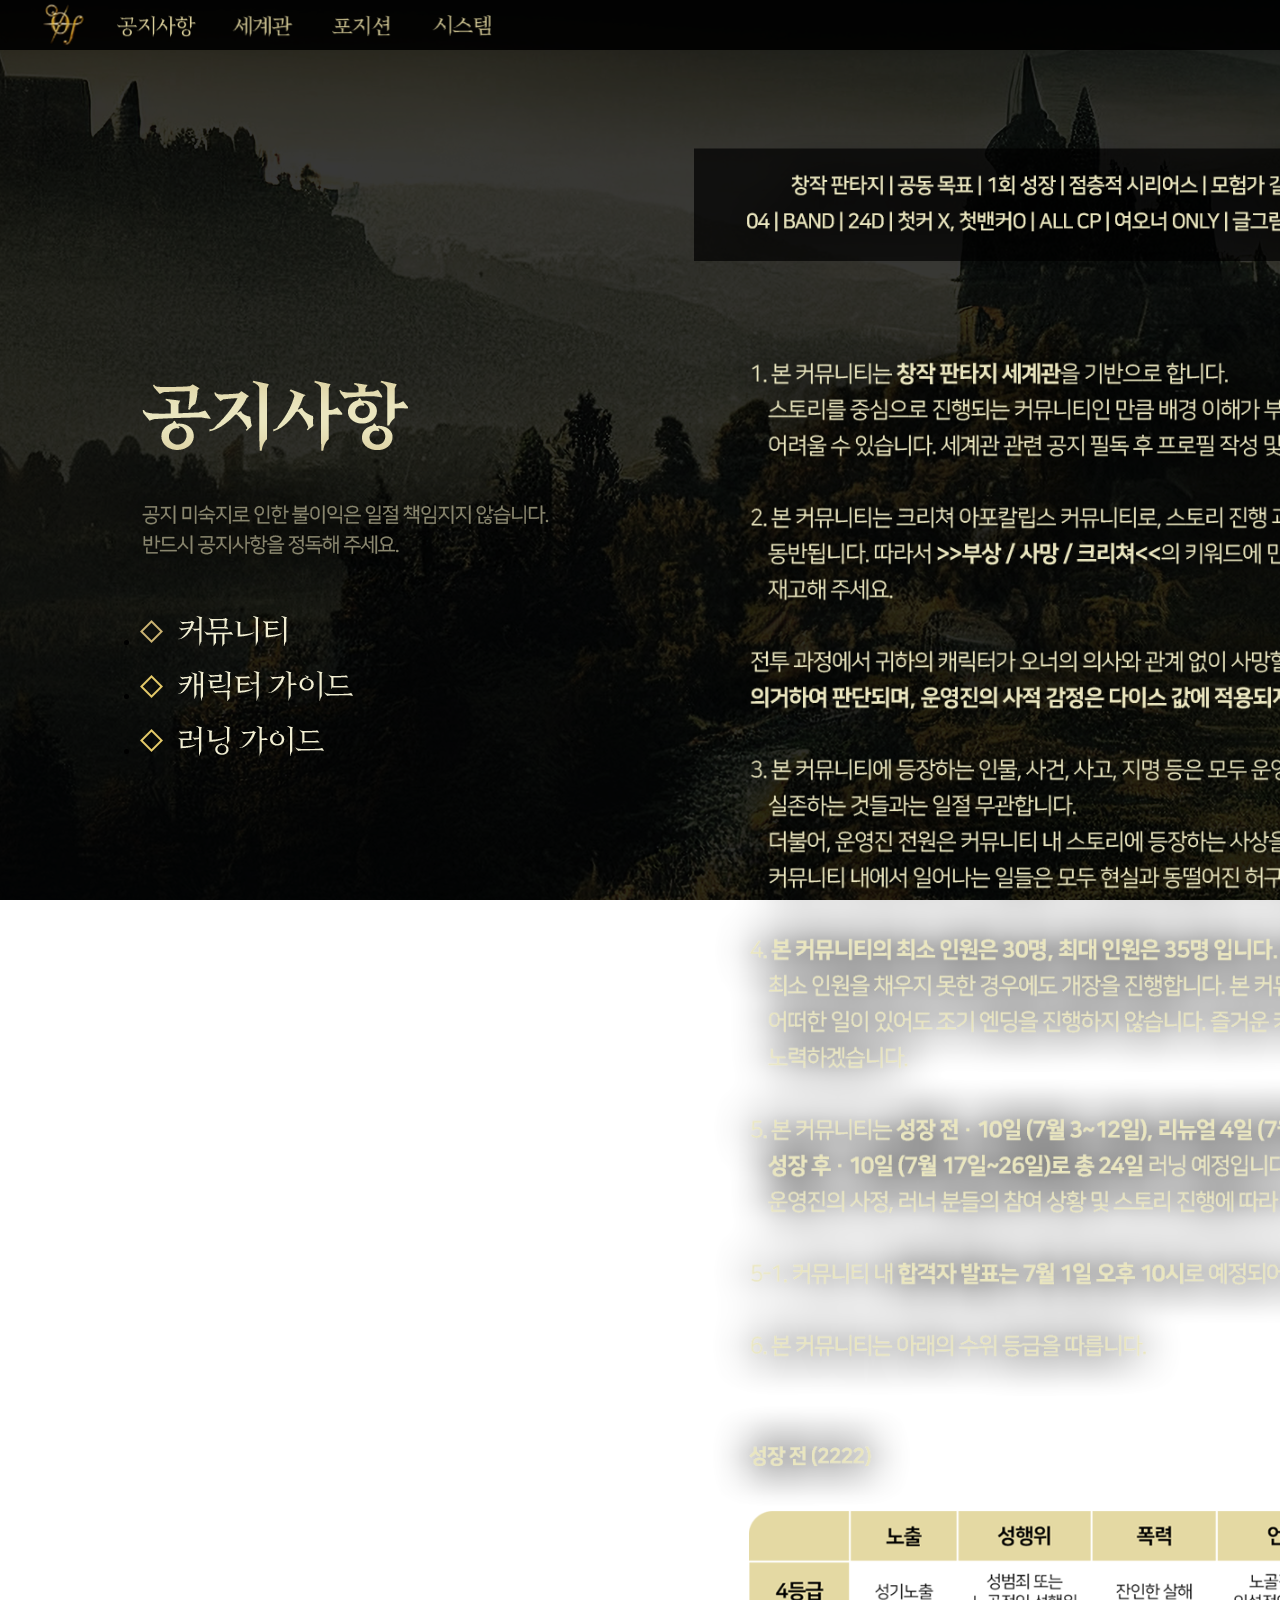
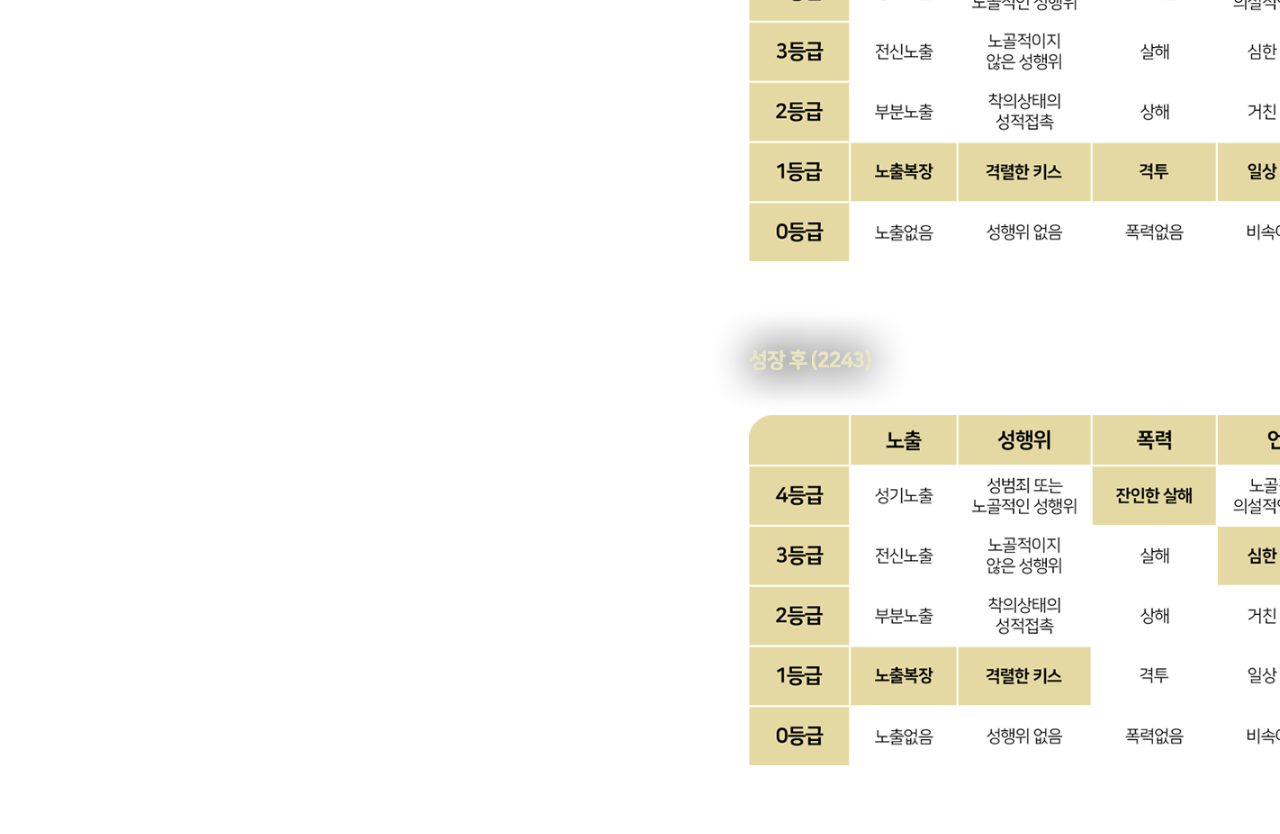
<file: notice.html>
<!DOCTYPE html>
<html lang="ko">

<head>
    <meta charset="UTF-8">
    <meta http-equiv="X-UA-Compatible" content="IE=edge">
    <meta name="viewport" content="width=device-width, initial-scale=1.0">
    <link rel="stylesheet" href="notice.css">

    <title>공지사항</title>
</head>

<body>


    <!--상단-->
    <div class="nav">
        <div class="menu_text">
            <div class="notice"><a href="notice.html"><img src="notice.png"></a></div>
            <div class="world"><a href="world.html"><img src="world_top.png"></a></div>
            <div class="position"><a href="position.html"><img src="story_top.png"></a></div>
            <div class="system"><a href="system.html"><img src="system_top.png"></a></div>
        </div>

    </div>

    <!--상단sns-->

    <div class="sns_top">
        <div class="eng_logo"><a href="index.html"><img src="eng_logo.png"></a></div>
        <div class="twitter_top">
            <a href="https://twitter.com/origin_2023"><img src="twitter_top.png"></a>
        </div>
        <div class="band_top">
            <a href="https://band.us/band/90907714"><img src="band_top.png"></a>
        </div>
    </div>

    <!--섹션-->

    <div class="section">

        <div class="notice_title"><img src="notice_title.png"></div>
        <!--공지사항 3종-->
        <div class="container">
            <div class="notice_text" id="notice_text_01"><img src="notice_text.png"></div>
            <div class="notice_text_02" id="notice_text_02"><img src="notice_text_02.png"></div>
            <div class="notice_text_03" id="notice_text_03"><img src="notice_text_03.png"></div>
        </div>

        <!--누르면 이미지 교체-->

        <div class="left_menu">
            <ul>
                <li class="first" onclick="first()"><img src="notice_btn_01.png"></li>
                <li class="character" onclick="character()"><img src="notice_btn_02.png"></li>
                <li class="running" onclick="running()"><img src="notice_btn_03.png"></li>
            </ul>
        </div>
    </div>


    <script>

        //전체 공지사항
        function first() {
            document.getElementById('notice_text_01').style.display = 'block';
            document.getElementById('notice_text_02').style.display = 'none';
            document.getElementById('notice_text_03').style.display = 'none';
        }
        // 캐릭터 가이드
        function character() {
            document.getElementById('notice_text_02').style.display = 'block';
            document.getElementById('notice_text_01').style.display = 'none';
            document.getElementById('notice_text_03').style.display = 'none';
        }
        // 러닝 가이드
        function running() {
            document.getElementById('notice_text_03').style.display = 'block';
            document.getElementById('notice_text_02').style.display = 'none';
            document.getElementById('notice_text_01').style.display = 'none';
        }


    </script>


</body>

</html>
</file>
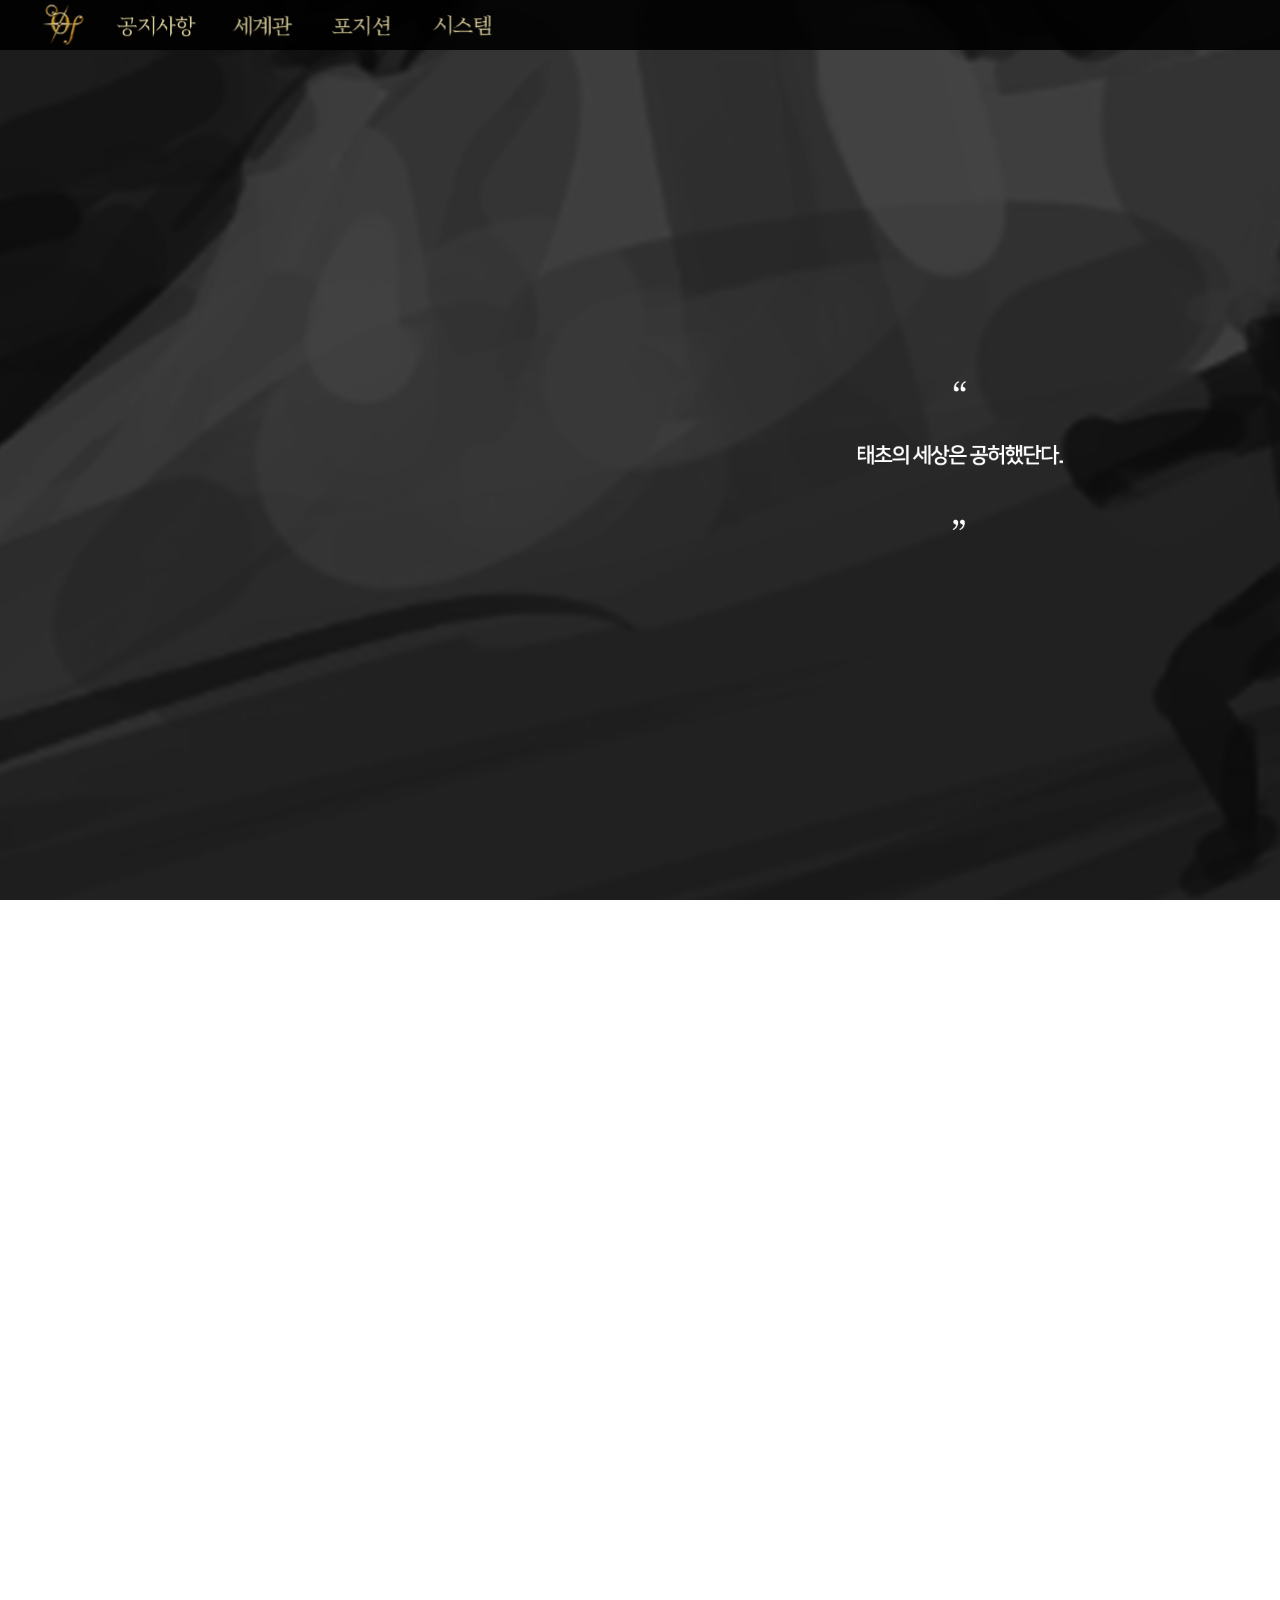
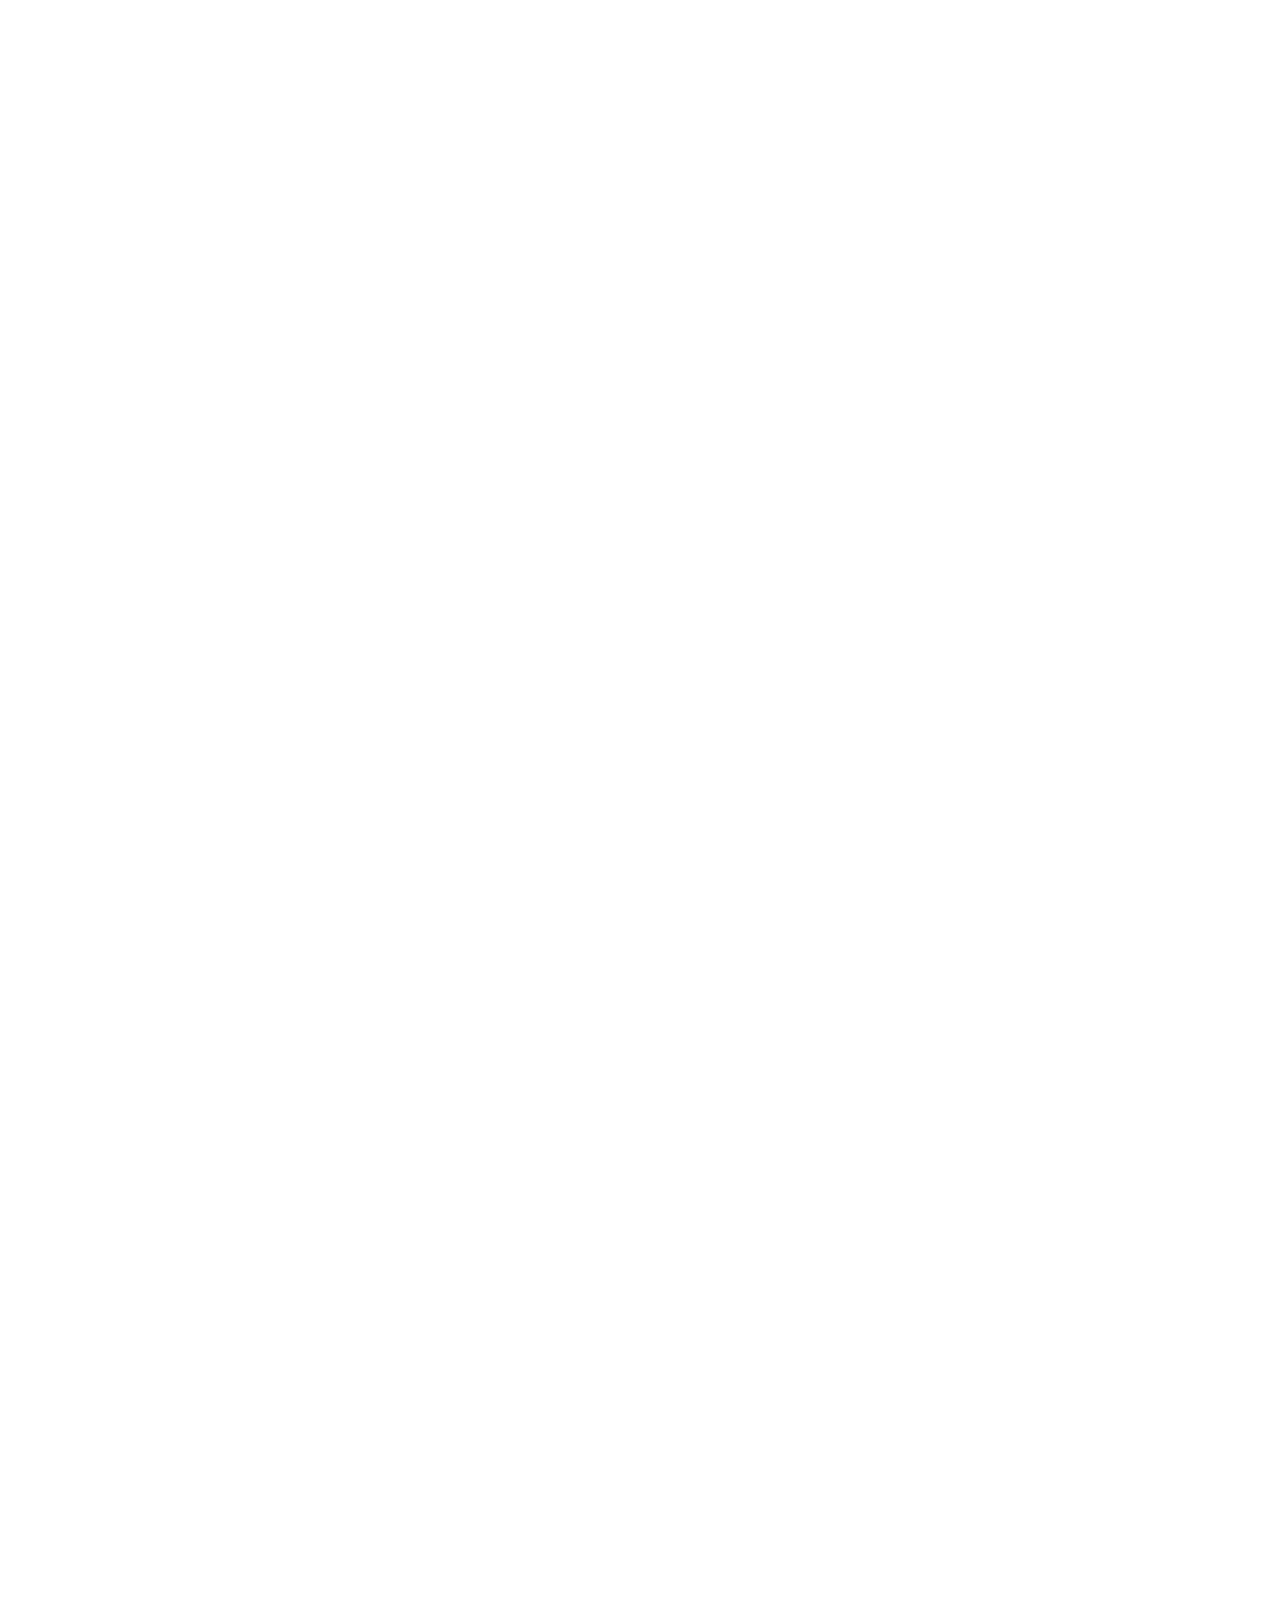
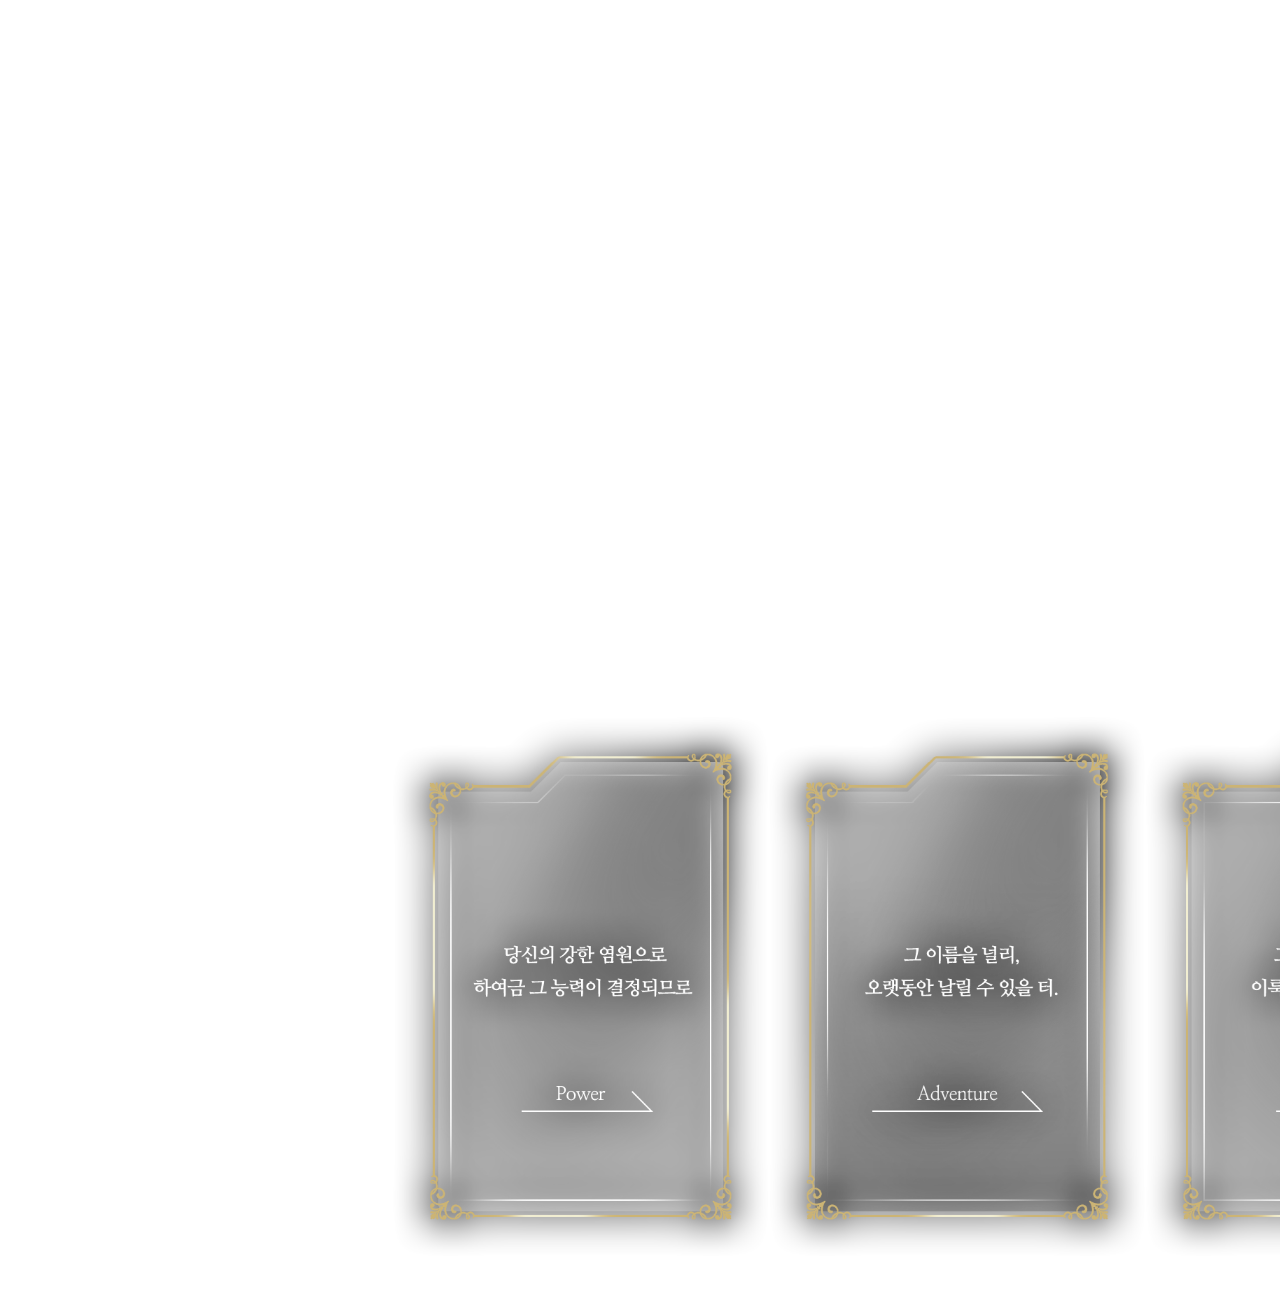
<file: world.html>
<!DOCTYPE html>
<html lang="ko">

<head>
    <meta charset="UTF-8">
    <meta http-equiv="X-UA-Compatible" content="IE=edge">
    <meta name="viewport" content="width=device-width, initial-scale=1.0">
    <link rel="stylesheet" href="world.css">

    <title>세계관</title>
</head>

<body>


    <!--상단-->
    <div class="nav">
        <div class="menu_text">
            <div class="notice"><a href="notice.html"><img src="notice.png"></a></div>
            <div class="world"><a href="world.html"><img src="world_top.png"></a></div>
            <div class="position"><a href="position.html"><img src="story_top.png"></a></div>
            <div class="system"><a href="system.html"><img src="system_top.png"></a></div>
        </div>

    </div>

    <!--상단sns-->

    <div class="sns_top">
        <div class="eng_logo"><a href="index.html"><img src="eng_logo.png"></a></div>
        <div class="twitter_top">
            <a href="https://twitter.com/origin_2023"><img src="twitter_top.png"></a>
        </div>
        <div class="band_top">
            <a href="https://band.us/band/90907714"><img src="band_top.png"></a>
        </div>
    </div>

    <!--섹션-->
    <!-- <div class="srcoll_ico"><img src="scroll.png"></div> -->
    <div class="container" id="container">
        <div class="section">
            <div class="start_01"><img src="world_01.png"></div>
        </div>

        <div class="section">
            <div class="start_02"><img src="world_02.png"></div>
        </div>
        <div class="section">
            <div class="start_03"><img src="world_03.png"></div>
        </div>
        <div class="section">
            <div class="start_04"><img src="world_04.png"></div>
        </div>
        <!-- 선택카드 -->
        <div class="section">
            <div class="start_05">
                <div class="power"><a href="world_sub01.html"><img src="world_power.png"></a></div>
                <div class="ad"><img src="world_ad.png"></div>
                <div class="map"><img src="world_map.png"></div>
            </div>
        </div>
    </div>

    



    <script>

        //전체 공지사항
        function first() {
            document.getElementById('container').style.display = 'none';
            document.getElementById('power_page').style.display = 'block';
        }

        // 챕1
        function uiopen01() {
            document.getElementById('chapter01_ui').style.display = 'block';

        }

        function uiclose01() {
            document.getElementById('chapter01_ui').style.display = 'none';

        }
        // 챕2
        function uiopen02() {
            document.getElementById('chapter02_ui').style.display = 'block';

        }

        function uiclose02() {
            document.getElementById('chapter02_ui').style.display = 'none';

        }
        // 챕3
        function uiopen03() {
            document.getElementById('chapter03_ui').style.display = 'block';

        }

        function uiclose03() {
            document.getElementById('chapter03_ui').style.display = 'none';

        }
        // 챕4
        function uiopen04() {
            document.getElementById('chapter04_ui').style.display = 'block';

        }

        function uiclose04() {
            document.getElementById('chapter04_ui').style.display = 'none';

        }

        // 챕5
        function uiopen05() {
            document.getElementById('chapter05_ui').style.display = 'block';

        }

        function uiclose05() {
            document.getElementById('chapter05_ui').style.display = 'none';

        }
        // 챕6
        function uiopen06() {
            document.getElementById('chapter06_ui').style.display = 'block';

        }

        function uiclose06() {
            document.getElementById('chapter06_ui').style.display = 'none';

        }













        // 스크롤 애니메이션
        window.onload = function () {
            const elm = document.querySelectorAll('.section');
            const elmCount = elm.length;
            elm.forEach(function (item, index) {
                item.addEventListener('mousewheel', function (event) {
                    event.preventDefault();
                    let delta = 0;

                    if (!event) event = window.event;
                    if (event.wheelDelta) {
                        delta = event.wheelDelta / 100;
                        if (window.opera) delta = -delta;
                    }
                    else if (event.detail)
                        delta = -event.detail / 3;

                    let moveTop = window.scrollY;
                    let elmSelector = elm[index];

                    // wheel down : move to next section
                    if (delta < 0) {
                        if (elmSelector !== elmCount - 1) {
                            try {
                                moveTop = window.pageYOffset + elmSelector.nextElementSibling.getBoundingClientRect().top;
                            } catch (e) { }
                        }
                    }
                    // wheel up : move to previous section
                    else {
                        if (elmSelector !== 0) {
                            try {
                                moveTop = window.pageYOffset + elmSelector.previousElementSibling.getBoundingClientRect().top;
                            } catch (e) { }
                        }
                    }

                    const body = document.querySelector('html');
                    window.scrollTo({ top: moveTop, left: 0, behavior: 'smooth' });
                });
            });
        }


    </script>







</body>

</html>
</file>
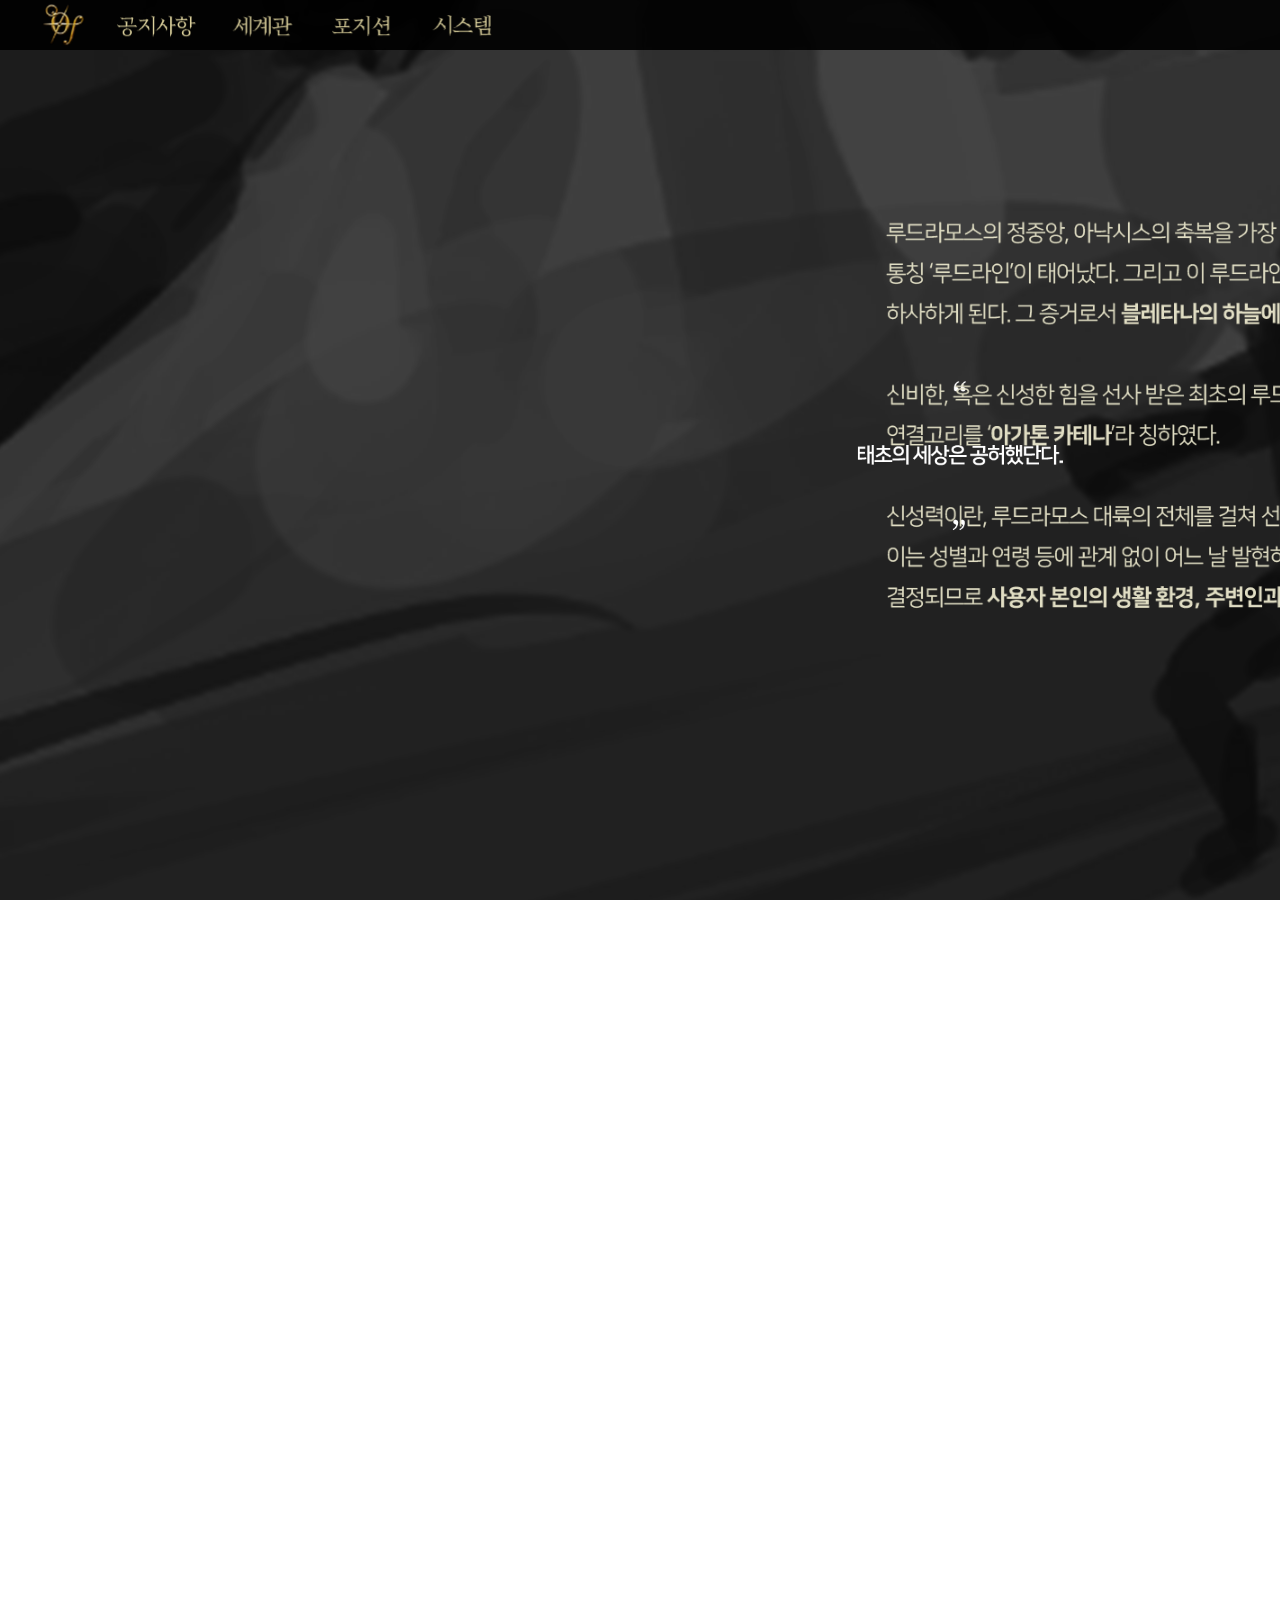
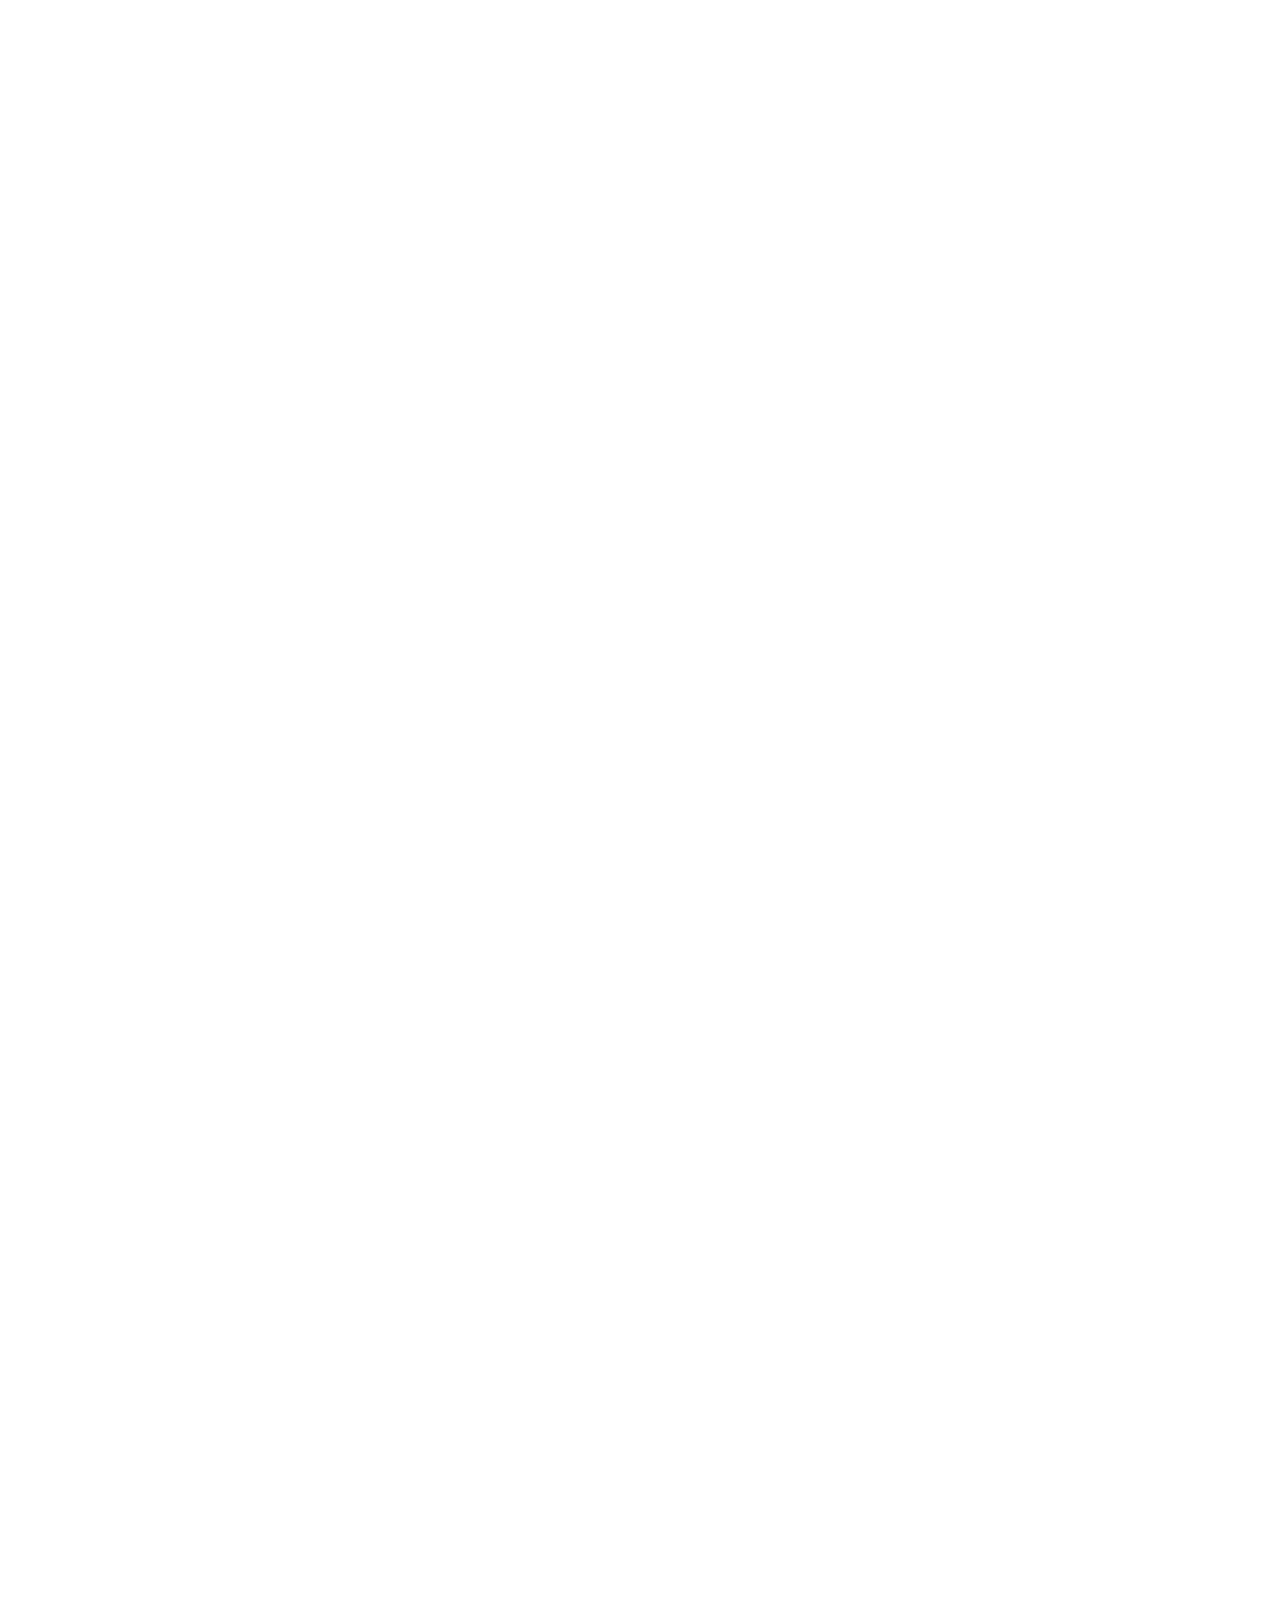
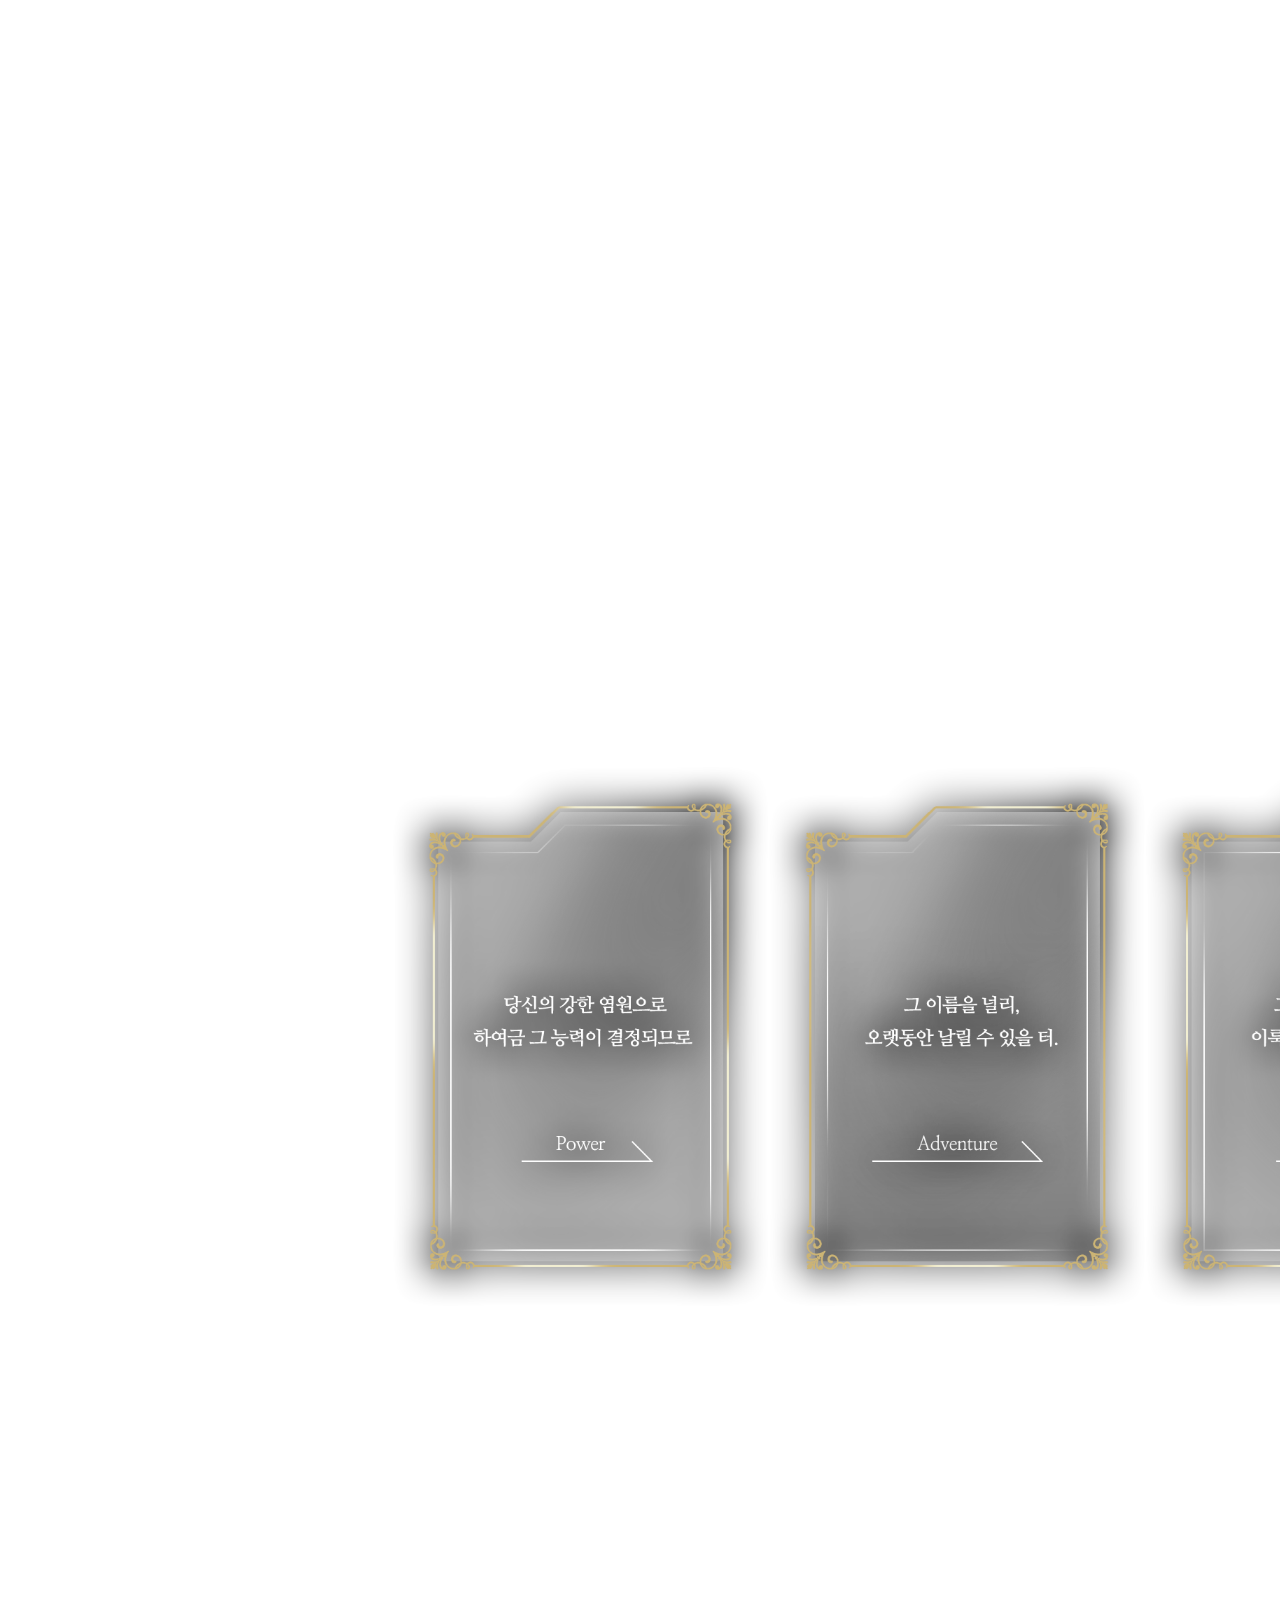
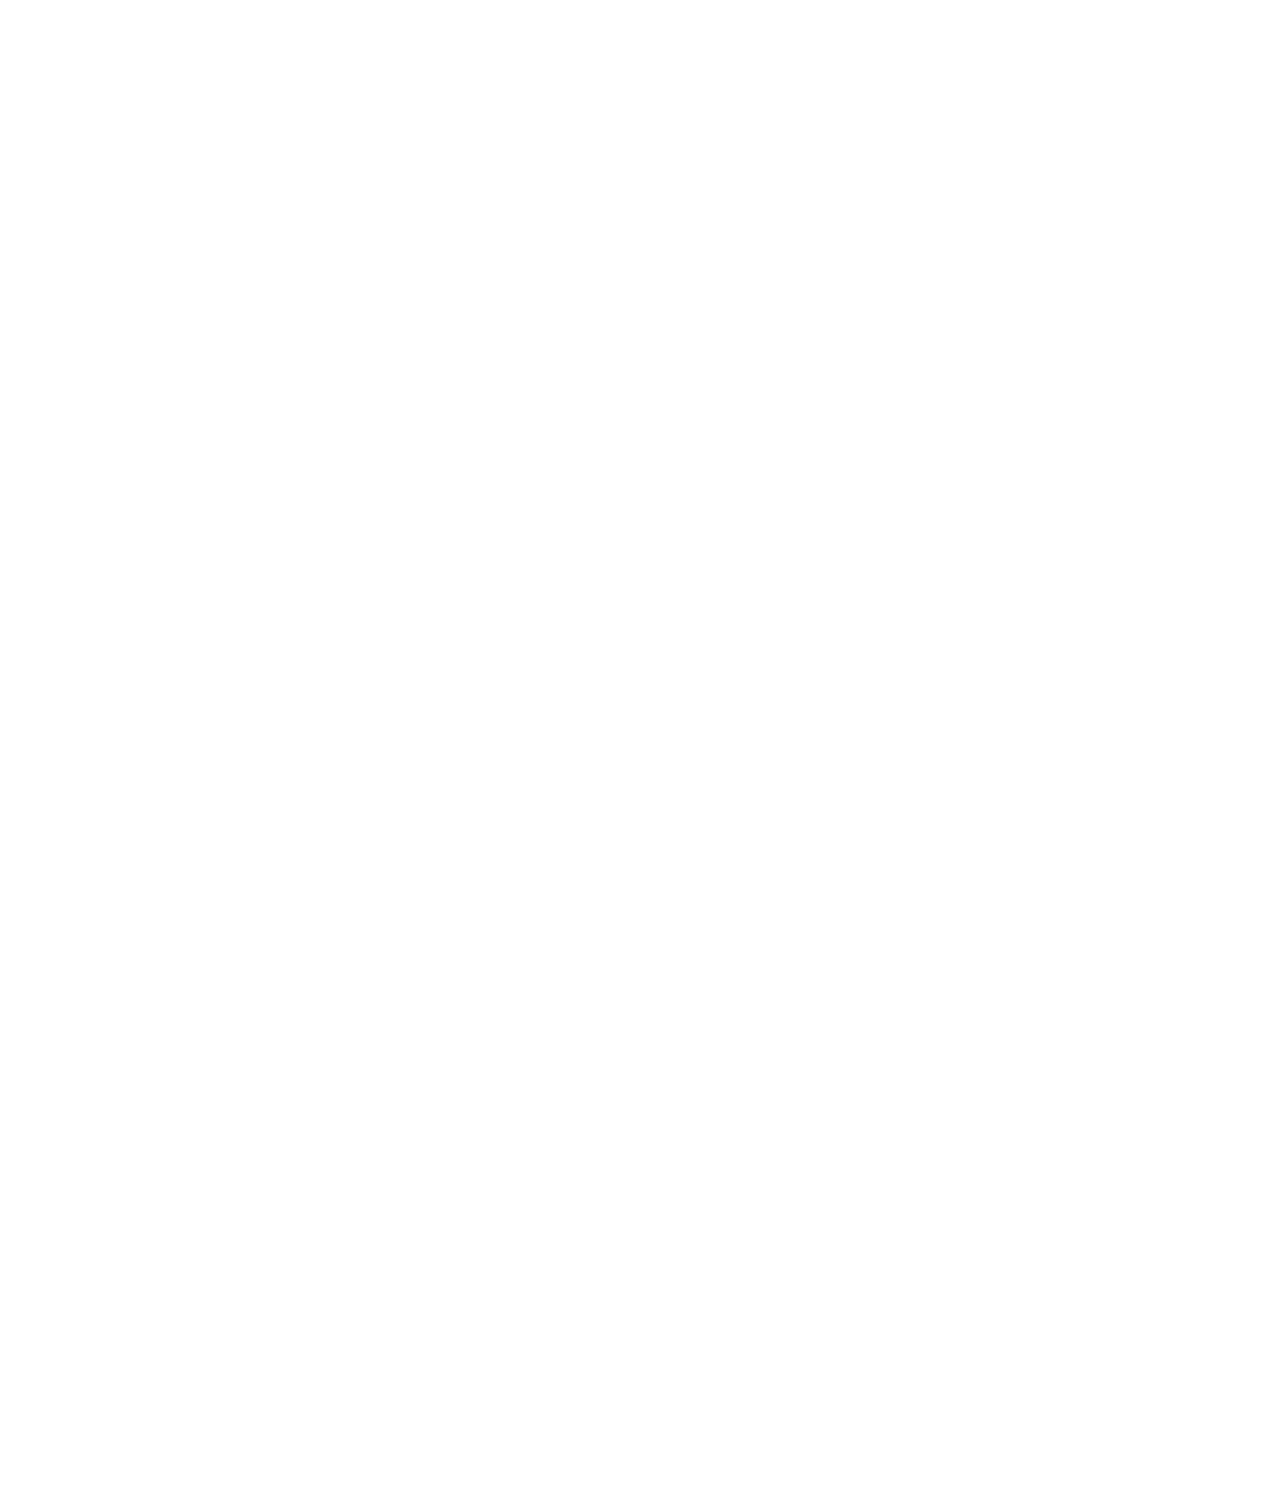
<file: world_sub.html>
<!DOCTYPE html>
<html lang="ko">

<head>
    <meta charset="UTF-8">
    <meta http-equiv="X-UA-Compatible" content="IE=edge">
    <meta name="viewport" content="width=device-width, initial-scale=1.0">
    <link rel="stylesheet" href="world_sub.css">

    <title>세계관</title>
</head>

<body>


    <!--상단-->
    <div class="nav">
        <div class="menu_text">
            <div class="notice"><a href="notice.html"><img src="notice.png"></a></div>
            <div class="world"><a href="world.html"><img src="world_top.png"></a></div>
            <div class="position"><a href="position.html"><img src="story_top.png"></a></div>
            <div class="system"><a href="system.html"><img src="system_top.png"></a></div>
        </div>

    </div>

    <!--상단sns-->

    <div class="sns_top">
        <div class="eng_logo"><a href="index.html"><img src="eng_logo.png"></a></div>
        <div class="twitter_top">
            <a href="https://twitter.com/origin_2023"><img src="twitter_top.png"></a>
        </div>
        <div class="band_top">
            <a href="https://band.us/band/90907714"><img src="band_top.png"></a>
        </div>
    </div>

    <!--섹션-->
    <!-- <div class="srcoll_ico"><img src="scroll.png"></div> -->
    <div class="container" id="container">
        <div class="section">
            <div class="start_01"><img src="world_01.png"></div>
        </div>

        <div class="section">
            <div class="start_02"><img src="world_02.png"></div>
        </div>
        <div class="section">
            <div class="start_03"><img src="world_03.png"></div>
        </div>
        <div class="section">
            <div class="start_04"><img src="world_04.png"></div>
        </div>
        <!-- 선택카드 -->
        <div class="section">
            <div class="start_05">
                <div class="power" onclick="first()"><img src="world_power.png"></div>
                <div class="ad"><img src="world_ad.png"></div>
                <div class="map"><img src="world_map.png"></div>
            </div>
        </div>
    </div>

    <!-- 챕터01페이지 -->
    <div class="section" id="power_page">
        <div class="power_page">

            <!-- 고정부분 -->
            <div class="power_title"><img src="world_title.png"></div>

            <div class="power_line"><img src="world_line.png"></div>

            <div class="chapter01_ui" id="chapter01_ui"><img src="select_ui.png"></div>
            <div class="chapter02_ui" id="chapter02_ui"><img src="select_ui.png"></div>
            <div class="chapter03_ui" id="chapter03_ui"><img src="select_ui.png"></div>
            <div class="chapter04_ui" id="chapter04_ui"><img src="select_ui.png"></div>
            <div class="chapter05_ui" id="chapter05_ui"><img src="select_ui.png"></div>
            <div class="chapter06_ui" id="chapter06_ui"><img src="select_ui.png"></div>

            <div class="power_menu">

                <!-- ui -->
                <div class="chapter01" onmouseover="uiopen01()" onmouseout="uiclose01()"><img
                        src="world_chapter_01.png">
                </div>

                <div class="chapter02" onmouseover="uiopen02()" onmouseout="uiclose02()"><img
                        src="world_chapter_02.png">
                </div>

                <div class="chapter03" onmouseover="uiopen03()" onmouseout="uiclose03()"><img
                        src="world_chapter_03.png">
                </div>

                <div class="chapter04" onmouseover="uiopen04()" onmouseout="uiclose04()"><img
                        src="world_chapter_04.png">
                </div>

                <div class="chapter05" onmouseover="uiopen05()" onmouseout="uiclose05()"><img
                        src="world_chapter_05.png">
                </div>

                <div class="chapter06" onmouseover="uiopen06()" onmouseout="uiclose06()"><img
                        src="world_chapter_06.png">
                </div>

            </div>
            
        </div>
    </div>

    <div class="section">
        <div class="power_01"><img src="world_text_01.png"></div>

    </div>



    <script>

        //전체 공지사항
        function first() {
            document.getElementById('container').style.display = 'none';
            document.getElementById('power_page').style.display = 'block';
        }

        // 챕1
        function uiopen01() {
            document.getElementById('chapter01_ui').style.display = 'block';

        }

        function uiclose01() {
            document.getElementById('chapter01_ui').style.display = 'none';

        }
        // 챕2
        function uiopen02() {
            document.getElementById('chapter02_ui').style.display = 'block';

        }

        function uiclose02() {
            document.getElementById('chapter02_ui').style.display = 'none';

        }
        // 챕3
        function uiopen03() {
            document.getElementById('chapter03_ui').style.display = 'block';

        }

        function uiclose03() {
            document.getElementById('chapter03_ui').style.display = 'none';

        }
        // 챕4
        function uiopen04() {
            document.getElementById('chapter04_ui').style.display = 'block';

        }

        function uiclose04() {
            document.getElementById('chapter04_ui').style.display = 'none';

        }

        // 챕5
        function uiopen05() {
            document.getElementById('chapter05_ui').style.display = 'block';

        }

        function uiclose05() {
            document.getElementById('chapter05_ui').style.display = 'none';

        }
        // 챕6
        function uiopen06() {
            document.getElementById('chapter06_ui').style.display = 'block';

        }

        function uiclose06() {
            document.getElementById('chapter06_ui').style.display = 'none';

        }



        // 스크롤 애니메이션
        window.onload = function () {
            const elm = document.querySelectorAll('.section');
            const elmCount = elm.length;
            elm.forEach(function (item, index) {
                item.addEventListener('mousewheel', function (event) {
                    event.preventDefault();
                    let delta = 0;

                    if (!event) event = window.event;
                    if (event.wheelDelta) {
                        delta = event.wheelDelta / 100;
                        if (window.opera) delta = -delta;
                    }
                    else if (event.detail)
                        delta = -event.detail / 3;

                    let moveTop = window.scrollY;
                    let elmSelector = elm[index];

                    // wheel down : move to next section
                    if (delta < 0) {
                        if (elmSelector !== elmCount - 1) {
                            try {
                                moveTop = window.pageYOffset + elmSelector.nextElementSibling.getBoundingClientRect().top;
                            } catch (e) { }
                        }
                    }
                    // wheel up : move to previous section
                    else {
                        if (elmSelector !== 0) {
                            try {
                                moveTop = window.pageYOffset + elmSelector.previousElementSibling.getBoundingClientRect().top;
                            } catch (e) { }
                        }
                    }

                    const body = document.querySelector('html');
                    window.scrollTo({ top: moveTop, left: 0, behavior: 'smooth' });
                });
            });
        }


    </script>







</body>

</html>
</file>
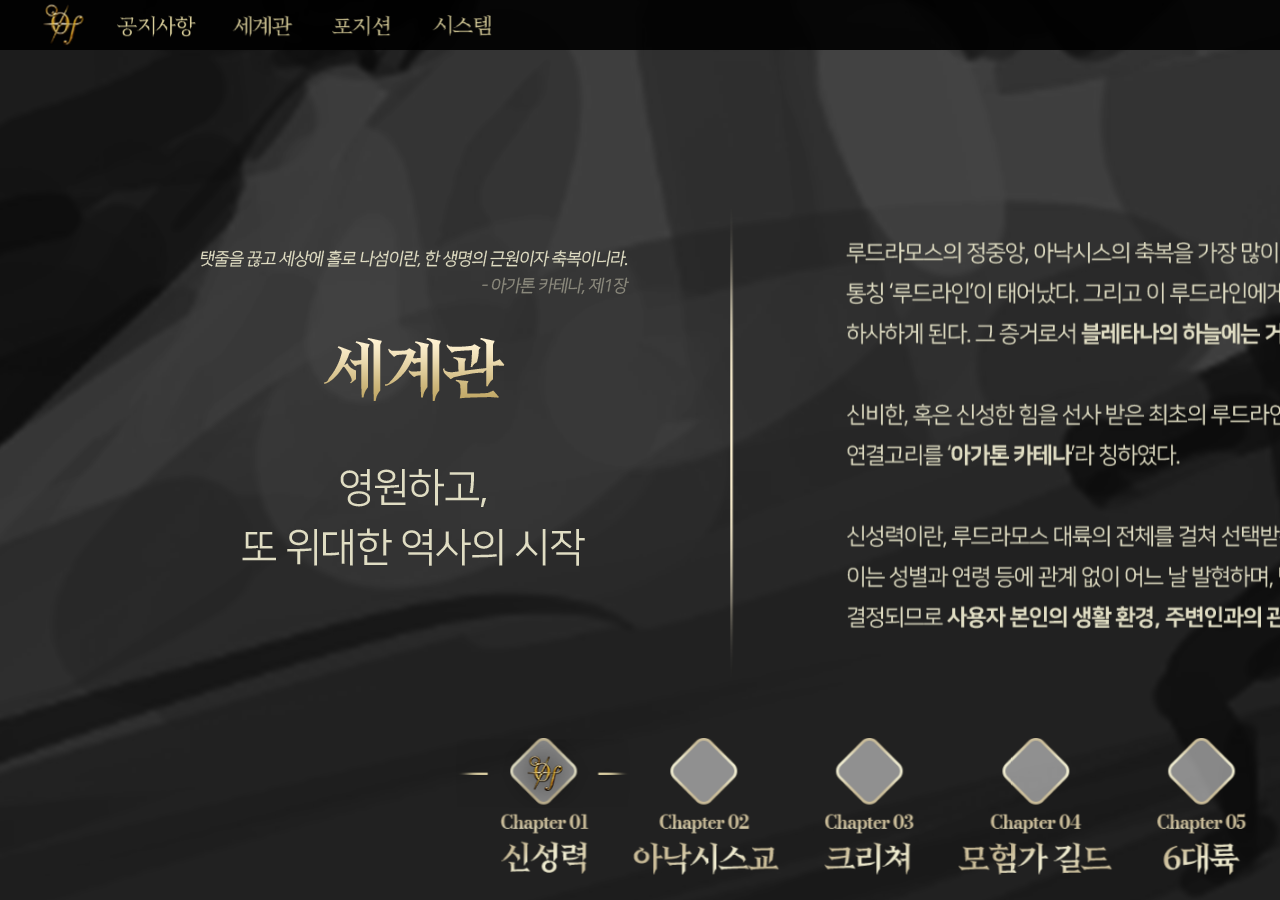
<file: world_sub01.html>
<!DOCTYPE html>
<html lang="ko">

<head>
    <meta charset="UTF-8">
    <meta http-equiv="X-UA-Compatible" content="IE=edge">
    <meta name="viewport" content="width=device-width, initial-scale=1.0">
    <link rel="stylesheet" href="world_sub01.css">

    <title>세계관</title>
</head>

<body>


    <!--상단-->
    <div class="nav">
        <div class="menu_text">
            <div class="notice"><a href="notice.html"><img src="notice.png"></a></div>
            <div class="world"><a href="world.html"><img src="world_top.png"></a></div>
            <div class="position"><a href="position.html"><img src="story_top.png"></a></div>
            <div class="system"><a href="system.html"><img src="system_top.png"></a></div>
        </div>

    </div>

    <!--상단sns-->

    <div class="sns_top">
        <div class="eng_logo"><a href="index.html"><img src="eng_logo.png"></a></div>
        <div class="twitter_top">
            <a href="https://twitter.com/origin_2023"><img src="twitter_top.png"></a>
        </div>
        <div class="band_top">
            <a href="https://band.us/band/90907714"><img src="band_top.png"></a>
        </div>
    </div>

    <!-- 고정부분 -->
    <div class="power_title"><img src="world_title.png"></div>

    <div class="power_line"><img src="world_line.png"></div>

    <div class="chapter01_ui" id="chapter01_ui"><a href="#"><img src="select_ui.png"></a></div>
    <div class="chapter02_ui" id="chapter02_ui"><a href="world_sub02.html"><img src="select_ui.png"></a></div>
    <div class="chapter03_ui" id="chapter03_ui"><a href="world_sub03.html"><img src="select_ui.png"></a></div>
    <div class="chapter04_ui" id="chapter04_ui"><a href="world_sub04.html"><img src="select_ui.png"></a></div>
    <div class="chapter05_ui" id="chapter05_ui"><a href="world_sub05.html"><img src="select_ui.png"></a></div>
    <div class="chapter06_ui" id="chapter06_ui"><a href="world_sub06.html"><img src="select_ui.png"></a></div>

    <!-- ui -->

    <div class="power_menu">


        <div class="chapter01" onmouseover="uiopen01()" onmouseout="uiclose()"><img src="world_chapter_01.png">
        </div>

        <div class="chapter02" onmouseover="uiopen02()" onmouseout="uiclose()"><img src="world_chapter_02.png">
        </div>

        <div class="chapter03" onmouseover="uiopen03()" onmouseout="uiclose()"><img src="world_chapter_03.png">
        </div>

        <div class="chapter04" onmouseover="uiopen04()" onmouseout="uiclose()"><img src="world_chapter_04.png">
        </div>

        <div class="chapter05" onmouseover="uiopen05()" onmouseout="uiclose()"><img src="world_chapter_05.png">
        </div>

        <div class="chapter06" onmouseover="uiopen06()" onmouseout="uiclose()"><img src="world_chapter_06.png">
        </div>

    </div>

    

    <!-- 여기에 스크롤 내용넣기 -->

    <div class="chapter01_page" id="chapter01_page">
        <div class="section">
            <div class="world_01"><img src="world_text_01.png"></div>
        </div>
    </div>

    <script>


        //마우스 오버

        // 챕1
        function uiopen01() {
            document.getElementById('chapter01_ui').style.display = 'block';
            document.getElementById('chapter02_ui').style.display = 'none';
            document.getElementById('chapter03_ui').style.display = 'none';
            document.getElementById('chapter04_ui').style.display = 'none';
            document.getElementById('chapter05_ui').style.display = 'none';
            document.getElementById('chapter06_ui').style.display = 'none';
        }
        function uiclose() {
            document.getElementById('chapter01_ui').style.display = 'block';
            document.getElementById('chapter02_ui').style.display = 'none';
            document.getElementById('chapter03_ui').style.display = 'none';
            document.getElementById('chapter04_ui').style.display = 'none';
            document.getElementById('chapter05_ui').style.display = 'none';
            document.getElementById('chapter06_ui').style.display = 'none';
        }
        // 챕2
        function uiopen02() {
            document.getElementById('chapter01_ui').style.display = 'none';
            document.getElementById('chapter02_ui').style.display = 'block';
            document.getElementById('chapter03_ui').style.display = 'none';
            document.getElementById('chapter04_ui').style.display = 'none';
            document.getElementById('chapter05_ui').style.display = 'none';
            document.getElementById('chapter06_ui').style.display = 'none';

        }

        
        // 챕3
        function uiopen03() {
            document.getElementById('chapter01_ui').style.display = 'none';
            document.getElementById('chapter02_ui').style.display = 'none';
            document.getElementById('chapter03_ui').style.display = 'block';
            document.getElementById('chapter04_ui').style.display = 'none';
            document.getElementById('chapter05_ui').style.display = 'none';
            document.getElementById('chapter06_ui').style.display = 'none';
        }

        
        // 챕4
        function uiopen04() {
            document.getElementById('chapter01_ui').style.display = 'none';
            document.getElementById('chapter02_ui').style.display = 'none';
            document.getElementById('chapter03_ui').style.display = 'none';
            document.getElementById('chapter04_ui').style.display = 'block';
            document.getElementById('chapter05_ui').style.display = 'none';
            document.getElementById('chapter06_ui').style.display = 'none';
        }

        
        // 챕5
        function uiopen05() {
            document.getElementById('chapter01_ui').style.display = 'none';
            document.getElementById('chapter02_ui').style.display = 'none';
            document.getElementById('chapter03_ui').style.display = 'none';
            document.getElementById('chapter04_ui').style.display = 'none';
            document.getElementById('chapter05_ui').style.display = 'block';
            document.getElementById('chapter06_ui').style.display = 'none';
        }

        
        // 챕6
        function uiopen06() {
            document.getElementById('chapter01_ui').style.display = 'none';
            document.getElementById('chapter02_ui').style.display = 'none';
            document.getElementById('chapter03_ui').style.display = 'none';
            document.getElementById('chapter04_ui').style.display = 'none';
            document.getElementById('chapter05_ui').style.display = 'none';
            document.getElementById('chapter06_ui').style.display = 'block';
        }

        

        // 스크롤 애니메이션
        window.onload = function () {
            const elm = document.querySelectorAll('.section');
            const elmCount = elm.length;
            elm.forEach(function (item, index) {
                item.addEventListener('mousewheel', function (event) {
                    event.preventDefault();
                    let delta = 0;

                    if (!event) event = window.event;
                    if (event.wheelDelta) {
                        delta = event.wheelDelta / 100;
                        if (window.opera) delta = -delta;
                    }
                    else if (event.detail)
                        delta = -event.detail / 3;

                    let moveTop = window.scrollY;
                    let elmSelector = elm[index];

                    // wheel down : move to next section
                    if (delta < 0) {
                        if (elmSelector !== elmCount - 1) {
                            try {
                                moveTop = window.pageYOffset + elmSelector.nextElementSibling.getBoundingClientRect().top;
                            } catch (e) { }
                        }
                    }
                    // wheel up : move to previous section
                    else {
                        if (elmSelector !== 0) {
                            try {
                                moveTop = window.pageYOffset + elmSelector.previousElementSibling.getBoundingClientRect().top;
                            } catch (e) { }
                        }
                    }

                    const body = document.querySelector('html');
                    window.scrollTo({ top: moveTop, left: 0, behavior: 'smooth' });
                });
            });
        }


    </script>







</body>

</html>
</file>
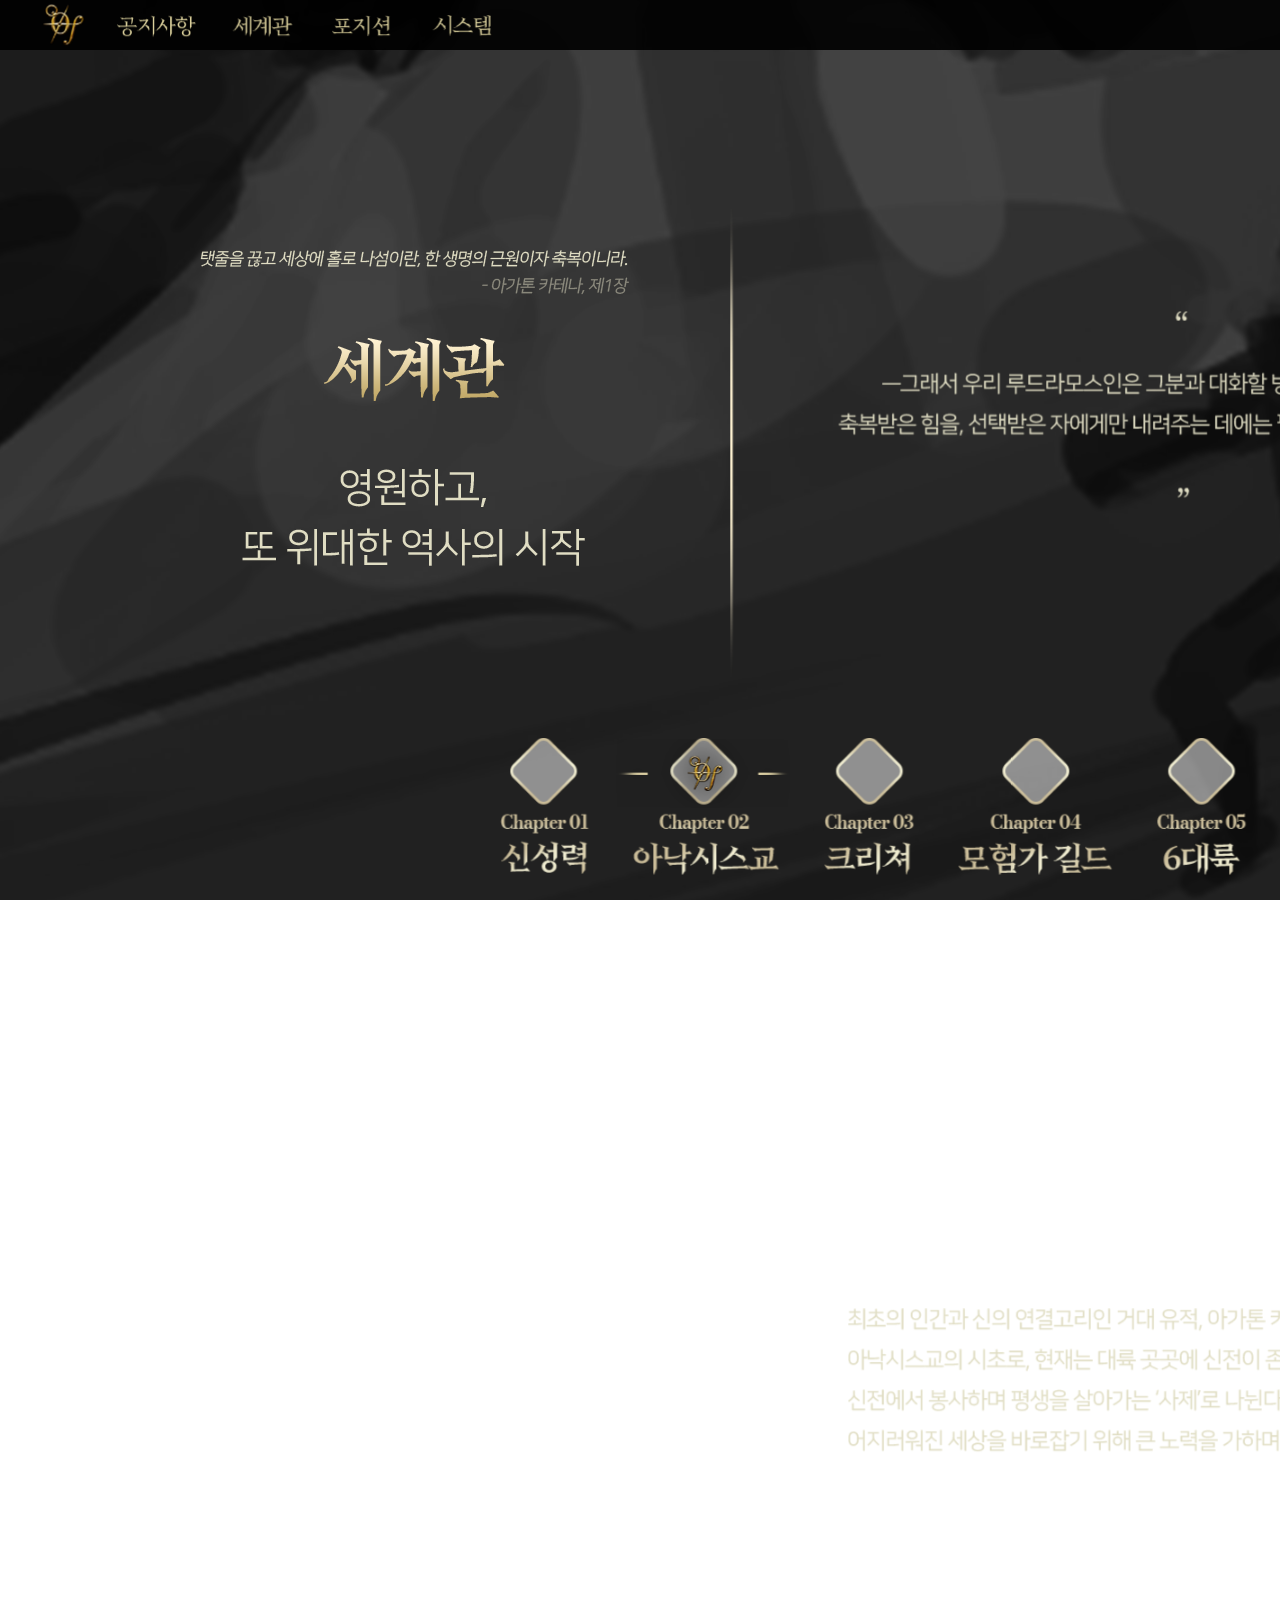
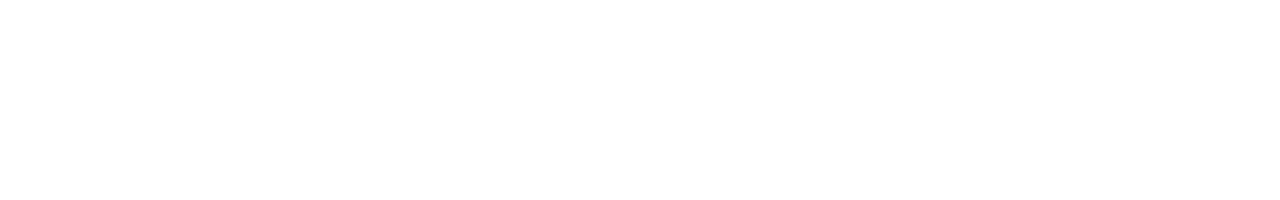
<file: world_sub02.html>
<!DOCTYPE html>
<html lang="ko">

<head>
    <meta charset="UTF-8">
    <meta http-equiv="X-UA-Compatible" content="IE=edge">
    <meta name="viewport" content="width=device-width, initial-scale=1.0">
    <link rel="stylesheet" href="world_sub02.css">

    <title>세계관</title>
</head>

<body>


    <!--상단-->
    <div class="nav">
        <div class="menu_text">
            <div class="notice"><a href="notice.html"><img src="notice.png"></a></div>
            <div class="world"><a href="world.html"><img src="world_top.png"></a></div>
            <div class="position"><a href="position.html"><img src="story_top.png"></a></div>
            <div class="system"><a href="system.html"><img src="system_top.png"></a></div>
        </div>

    </div>

    <!--상단sns-->

    <div class="sns_top">
        <div class="eng_logo"><a href="index.html"><img src="eng_logo.png"></a></div>
        <div class="twitter_top">
            <a href="https://twitter.com/origin_2023"><img src="twitter_top.png"></a>
        </div>
        <div class="band_top">
            <a href="https://band.us/band/90907714"><img src="band_top.png"></a>
        </div>
    </div>

    <!-- 고정부분 -->
    <div class="power_title"><img src="world_title.png"></div>

    <div class="power_line"><img src="world_line.png"></div>

    <div class="chapter01_ui" id="chapter01_ui"><a href="world_sub02.html"><img src="select_ui.png"></a></div>
    <div class="chapter02_ui" id="chapter02_ui"><a href="#"><img src="select_ui.png"></a></div>
    <div class="chapter03_ui" id="chapter03_ui"><a href="world_sub03.html"><img src="select_ui.png"></a></div>
    <div class="chapter04_ui" id="chapter04_ui"><a href="world_sub04.html"><img src="select_ui.png"></a></div>
    <div class="chapter05_ui" id="chapter05_ui"><a href="world_sub05.html"><img src="select_ui.png"></a></div>
    <div class="chapter06_ui" id="chapter06_ui"><a href="world_sub06.html"><img src="select_ui.png"></a></div>

    <!-- ui -->

    <div class="power_menu">

        
        <div class="chapter01" onmouseover="uiopen01()" onmouseout="uiclose()"><img src="world_chapter_01.png">
        </div>

        <div class="chapter02" onmouseover="uiopen02()" onmouseout="uiclose()"><img src="world_chapter_02.png">
        </div>

        <div class="chapter03" onmouseover="uiopen03()" onmouseout="uiclose()"><img src="world_chapter_03.png">
        </div>

        <div class="chapter04" onmouseover="uiopen04()" onmouseout="uiclose()"><img src="world_chapter_04.png">
        </div>

        <div class="chapter05" onmouseover="uiopen05()" onmouseout="uiclose()"><img src="world_chapter_05.png">
        </div>

        <div class="chapter06" onmouseover="uiopen06()" onmouseout="uiclose()"><img src="world_chapter_06.png">
        </div>

    </div>

    <!-- 여기에 스크롤 내용넣기 -->

    <div class="chapter01_page" id="chapter01_page">
        <div class="section">
            <div class="world_02"><img src="world_text_02.png"></div>
        </div>
        <div class="section">
            <div class="world_03"><img src="world_text_03.png"></div>
        </div>
    </div>

    <script>

        //마우스 오버

        // 챕1
        function uiopen01() {
            document.getElementById('chapter01_ui').style.display = 'block';
            document.getElementById('chapter02_ui').style.display = 'none';
            document.getElementById('chapter03_ui').style.display = 'none';
            document.getElementById('chapter04_ui').style.display = 'none';
            document.getElementById('chapter05_ui').style.display = 'none';
            document.getElementById('chapter06_ui').style.display = 'none';
        }

        function uiclose() {
            document.getElementById('chapter01_ui').style.display = 'none';
            document.getElementById('chapter02_ui').style.display = 'block';
            document.getElementById('chapter03_ui').style.display = 'none';
            document.getElementById('chapter04_ui').style.display = 'none';
            document.getElementById('chapter05_ui').style.display = 'none';
            document.getElementById('chapter06_ui').style.display = 'none';

        }
        // 챕2
        // function uiopen02() {
        //     document.getElementById('chapter02_ui').style.display = 'block';
        // }

       
        // 챕3
        function uiopen03() {
            document.getElementById('chapter01_ui').style.display = 'none';
            document.getElementById('chapter02_ui').style.display = 'none';
            document.getElementById('chapter03_ui').style.display = 'block';
            document.getElementById('chapter04_ui').style.display = 'none';
            document.getElementById('chapter05_ui').style.display = 'none';
            document.getElementById('chapter06_ui').style.display = 'none';

        }

        // 챕4
        function uiopen04() {
            document.getElementById('chapter01_ui').style.display = 'none';
            document.getElementById('chapter02_ui').style.display = 'none';
            document.getElementById('chapter03_ui').style.display = 'none';
            document.getElementById('chapter04_ui').style.display = 'block';
            document.getElementById('chapter05_ui').style.display = 'none';
            document.getElementById('chapter06_ui').style.display = 'none';

        }
        // 챕5
        function uiopen05() {
            document.getElementById('chapter01_ui').style.display = 'none';
            document.getElementById('chapter02_ui').style.display = 'none';
            document.getElementById('chapter03_ui').style.display = 'none';
            document.getElementById('chapter04_ui').style.display = 'none';
            document.getElementById('chapter05_ui').style.display = 'block';
            document.getElementById('chapter06_ui').style.display = 'none';

        }

        // 챕6
        function uiopen06() {
            document.getElementById('chapter01_ui').style.display = 'none';
            document.getElementById('chapter02_ui').style.display = 'none';
            document.getElementById('chapter03_ui').style.display = 'none';
            document.getElementById('chapter04_ui').style.display = 'none';
            document.getElementById('chapter05_ui').style.display = 'none';
            document.getElementById('chapter06_ui').style.display = 'block';


        }



        // 스크롤 애니메이션
        window.onload = function () {
            const elm = document.querySelectorAll('.section');
            const elmCount = elm.length;
            elm.forEach(function (item, index) {
                item.addEventListener('mousewheel', function (event) {
                    event.preventDefault();
                    let delta = 0;

                    if (!event) event = window.event;
                    if (event.wheelDelta) {
                        delta = event.wheelDelta / 100;
                        if (window.opera) delta = -delta;
                    }
                    else if (event.detail)
                        delta = -event.detail / 3;

                    let moveTop = window.scrollY;
                    let elmSelector = elm[index];

                    // wheel down : move to next section
                    if (delta < 0) {
                        if (elmSelector !== elmCount - 1) {
                            try {
                                moveTop = window.pageYOffset + elmSelector.nextElementSibling.getBoundingClientRect().top;
                            } catch (e) { }
                        }
                    }
                    // wheel up : move to previous section
                    else {
                        if (elmSelector !== 0) {
                            try {
                                moveTop = window.pageYOffset + elmSelector.previousElementSibling.getBoundingClientRect().top;
                            } catch (e) { }
                        }
                    }

                    const body = document.querySelector('html');
                    window.scrollTo({ top: moveTop, left: 0, behavior: 'smooth' });
                });
            });
        }


    </script>







</body>

</html>
</file>
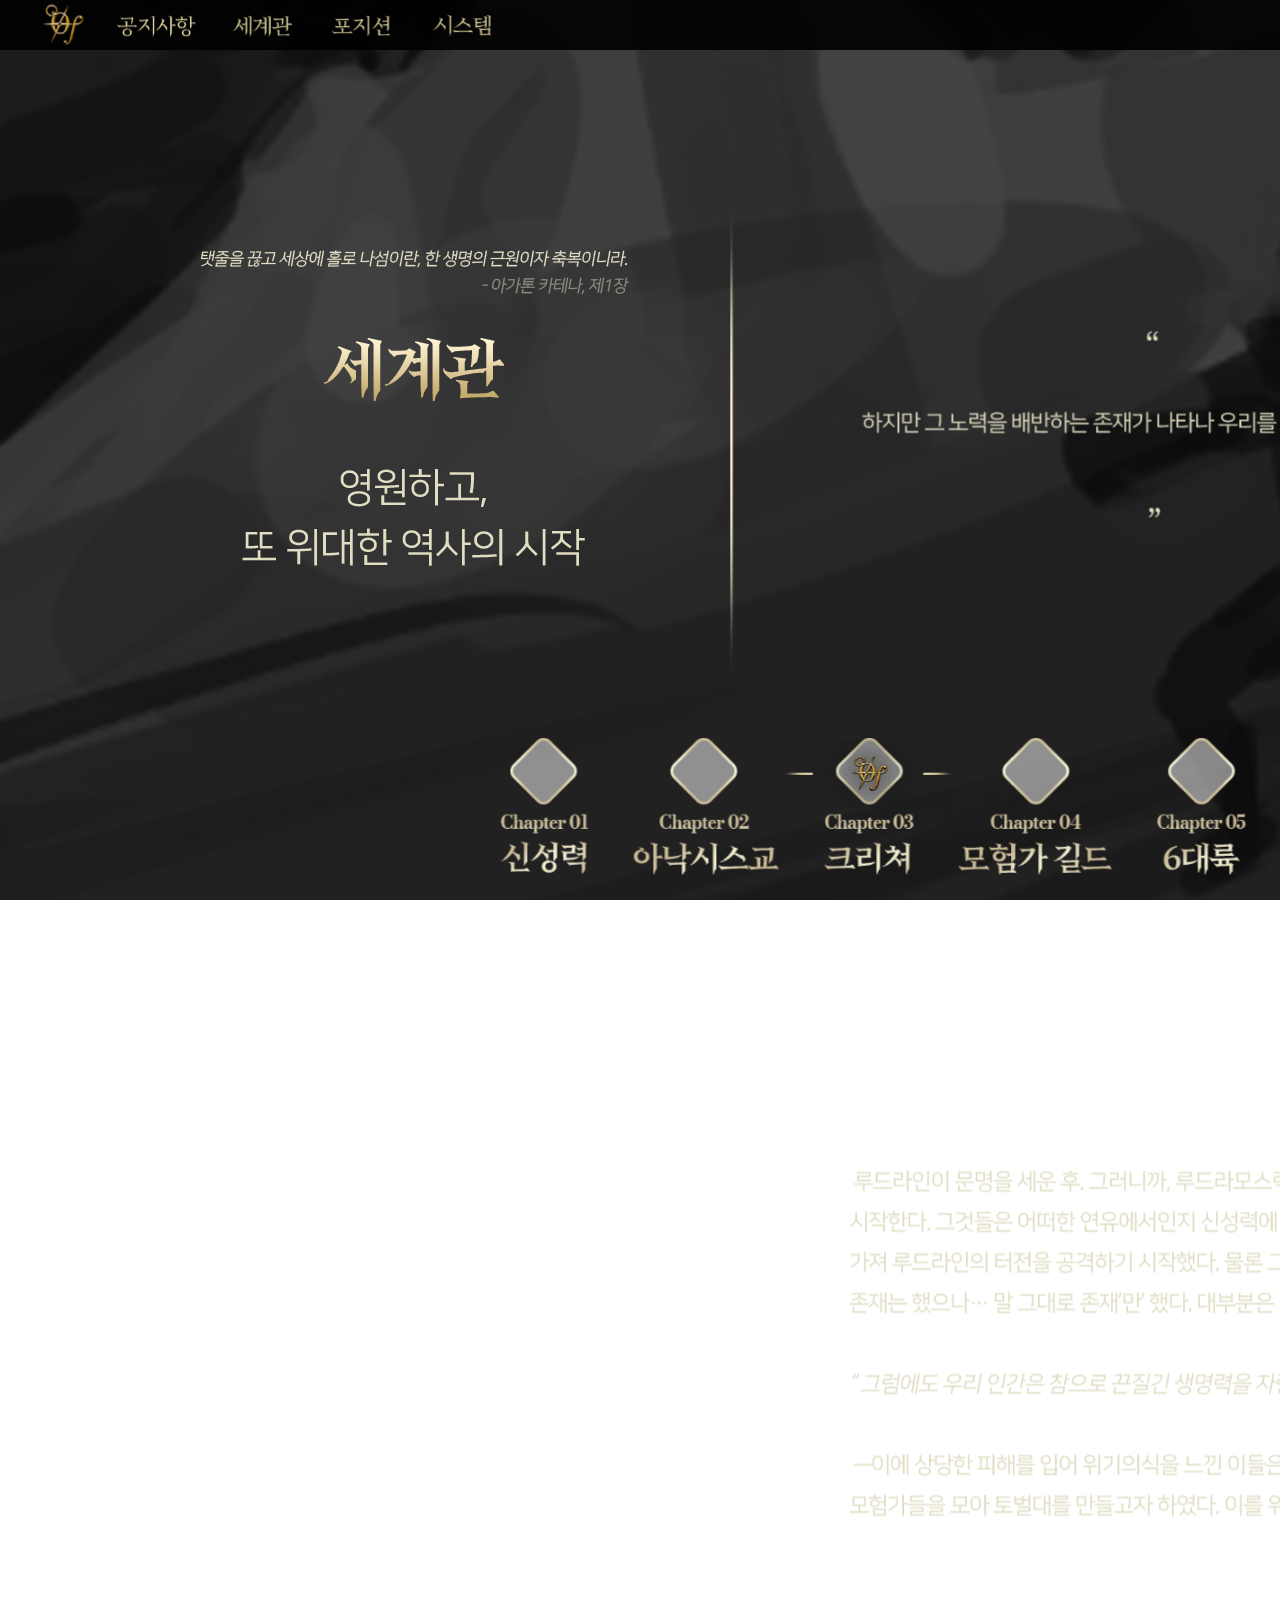
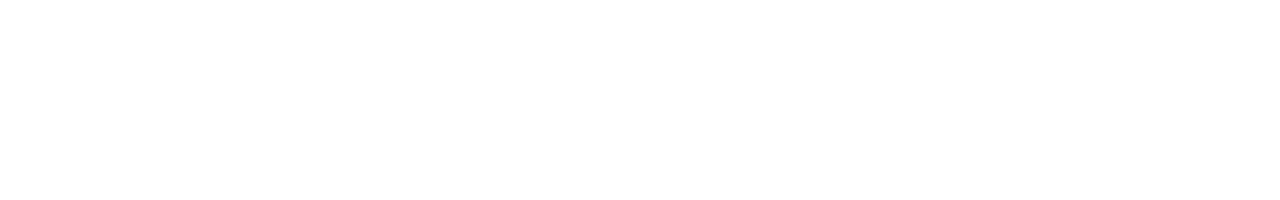
<file: world_sub03.html>
<!DOCTYPE html>
<html lang="ko">

<head>
    <meta charset="UTF-8">
    <meta http-equiv="X-UA-Compatible" content="IE=edge">
    <meta name="viewport" content="width=device-width, initial-scale=1.0">
    <link rel="stylesheet" href="world_sub03.css">

    <title>세계관</title>
</head>

<body>


    <!--상단-->
    <div class="nav">
        <div class="menu_text">
            <div class="notice"><a href="notice.html"><img src="notice.png"></a></div>
            <div class="world"><a href="world.html"><img src="world_top.png"></a></div>
            <div class="position"><a href="position.html"><img src="story_top.png"></a></div>
            <div class="system"><a href="system.html"><img src="system_top.png"></a></div>
        </div>

    </div>

    <!--상단sns-->

    <div class="sns_top">
        <div class="eng_logo"><a href="index.html"><img src="eng_logo.png"></a></div>
        <div class="twitter_top">
            <a href="https://twitter.com/origin_2023"><img src="twitter_top.png"></a>
        </div>
        <div class="band_top">
            <a href="https://band.us/band/90907714"><img src="band_top.png"></a>
        </div>
    </div>

    <!-- 고정부분 -->
    <div class="power_title"><img src="world_title.png"></div>

    <div class="power_line"><img src="world_line.png"></div>

    <div class="chapter01_ui" id="chapter01_ui"><a href="world_sub01.html"><img src="select_ui.png"></a></div>
    <div class="chapter02_ui" id="chapter02_ui"><a href="world_sub02.html"><img src="select_ui.png"></a></div>
    <div class="chapter03_ui" id="chapter03_ui"><a href="#"><img src="select_ui.png"></a></div>
    <div class="chapter04_ui" id="chapter04_ui"><a href="world_sub04.html"><img src="select_ui.png"></a></div>
    <div class="chapter05_ui" id="chapter05_ui"><a href="world_sub05.html"><img src="select_ui.png"></a></div>
    <div class="chapter06_ui" id="chapter06_ui"><a href="world_sub06.html"><img src="select_ui.png"></a></div>

    <!-- ui -->

    <div class="power_menu">

        
        <div class="chapter01" onmouseover="uiopen01()" onmouseout="uiclose01()"><img src="world_chapter_01.png">
        </div>

        <div class="chapter02" onmouseover="uiopen02()" onmouseout="uiclose01()"><img src="world_chapter_02.png">
        </div>

        <div class="chapter03"><img src="world_chapter_03.png">
        </div>

        <div class="chapter04" onmouseover="uiopen04()" onmouseout="uiclose01()"><img src="world_chapter_04.png">
        </div>

        <div class="chapter05" onmouseover="uiopen05()" onmouseout="uiclose01()"><img src="world_chapter_05.png">
        </div>

        <div class="chapter06" onmouseover="uiopen06()" onmouseout="uiclose01()"><img src="world_chapter_06.png">
        </div>

    </div>

    <!-- 여기에 스크롤 내용넣기 -->

        <div class="section">
            <div class="world_01"><img src="world_text_04.png"></div>
        </div>
        <div class="section">
            <div class="world_02"><img src="world_text_05.png"></div>
        </div>

    <script>

        //마우스 오버

        // 챕1
        function uiopen01() {
            document.getElementById('chapter01_ui').style.display = 'block';
            document.getElementById('chapter02_ui').style.display = 'none';
            document.getElementById('chapter03_ui').style.display = 'none';
            document.getElementById('chapter04_ui').style.display = 'none';
            document.getElementById('chapter05_ui').style.display = 'none';
            document.getElementById('chapter06_ui').style.display = 'none';

        }

        function uiclose01() {
            document.getElementById('chapter01_ui').style.display = 'none';
            document.getElementById('chapter02_ui').style.display = 'none';
            document.getElementById('chapter03_ui').style.display = 'block';
            document.getElementById('chapter04_ui').style.display = 'none';
            document.getElementById('chapter05_ui').style.display = 'none';
            document.getElementById('chapter06_ui').style.display = 'none';

        }
        // 챕2
        function uiopen02() {
            document.getElementById('chapter01_ui').style.display = 'none';
            document.getElementById('chapter02_ui').style.display = 'block';
            document.getElementById('chapter03_ui').style.display = 'none';
            document.getElementById('chapter04_ui').style.display = 'none';
            document.getElementById('chapter05_ui').style.display = 'none';
            document.getElementById('chapter06_ui').style.display = 'none';

        }


        // 챕4
        function uiopen04() {
            document.getElementById('chapter01_ui').style.display = 'none';
            document.getElementById('chapter02_ui').style.display = 'none';
            document.getElementById('chapter03_ui').style.display = 'none';
            document.getElementById('chapter04_ui').style.display = 'block';
            document.getElementById('chapter05_ui').style.display = 'none';
            document.getElementById('chapter06_ui').style.display = 'none';

        }

        // 챕5
        function uiopen05() {
            document.getElementById('chapter01_ui').style.display = 'none';
            document.getElementById('chapter02_ui').style.display = 'none';
            document.getElementById('chapter03_ui').style.display = 'none';
            document.getElementById('chapter04_ui').style.display = 'none';
            document.getElementById('chapter05_ui').style.display = 'block';
            document.getElementById('chapter06_ui').style.display = 'none';

        }

        // 챕6
        function uiopen06() {
            document.getElementById('chapter01_ui').style.display = 'none';
            document.getElementById('chapter02_ui').style.display = 'none';
            document.getElementById('chapter03_ui').style.display = 'none';
            document.getElementById('chapter04_ui').style.display = 'none';
            document.getElementById('chapter05_ui').style.display = 'none';
            document.getElementById('chapter06_ui').style.display = 'block';


        }


        // 스크롤 애니메이션
        window.onload = function () {
            const elm = document.querySelectorAll('.section');
            const elmCount = elm.length;
            elm.forEach(function (item, index) {
                item.addEventListener('mousewheel', function (event) {
                    event.preventDefault();
                    let delta = 0;

                    if (!event) event = window.event;
                    if (event.wheelDelta) {
                        delta = event.wheelDelta / 100;
                        if (window.opera) delta = -delta;
                    }
                    else if (event.detail)
                        delta = -event.detail / 3;

                    let moveTop = window.scrollY;
                    let elmSelector = elm[index];

                    // wheel down : move to next section
                    if (delta < 0) {
                        if (elmSelector !== elmCount - 1) {
                            try {
                                moveTop = window.pageYOffset + elmSelector.nextElementSibling.getBoundingClientRect().top;
                            } catch (e) { }
                        }
                    }
                    // wheel up : move to previous section
                    else {
                        if (elmSelector !== 0) {
                            try {
                                moveTop = window.pageYOffset + elmSelector.previousElementSibling.getBoundingClientRect().top;
                            } catch (e) { }
                        }
                    }

                    const body = document.querySelector('html');
                    window.scrollTo({ top: moveTop, left: 0, behavior: 'smooth' });
                });
            });
        }


    </script>







</body>

</html>
</file>
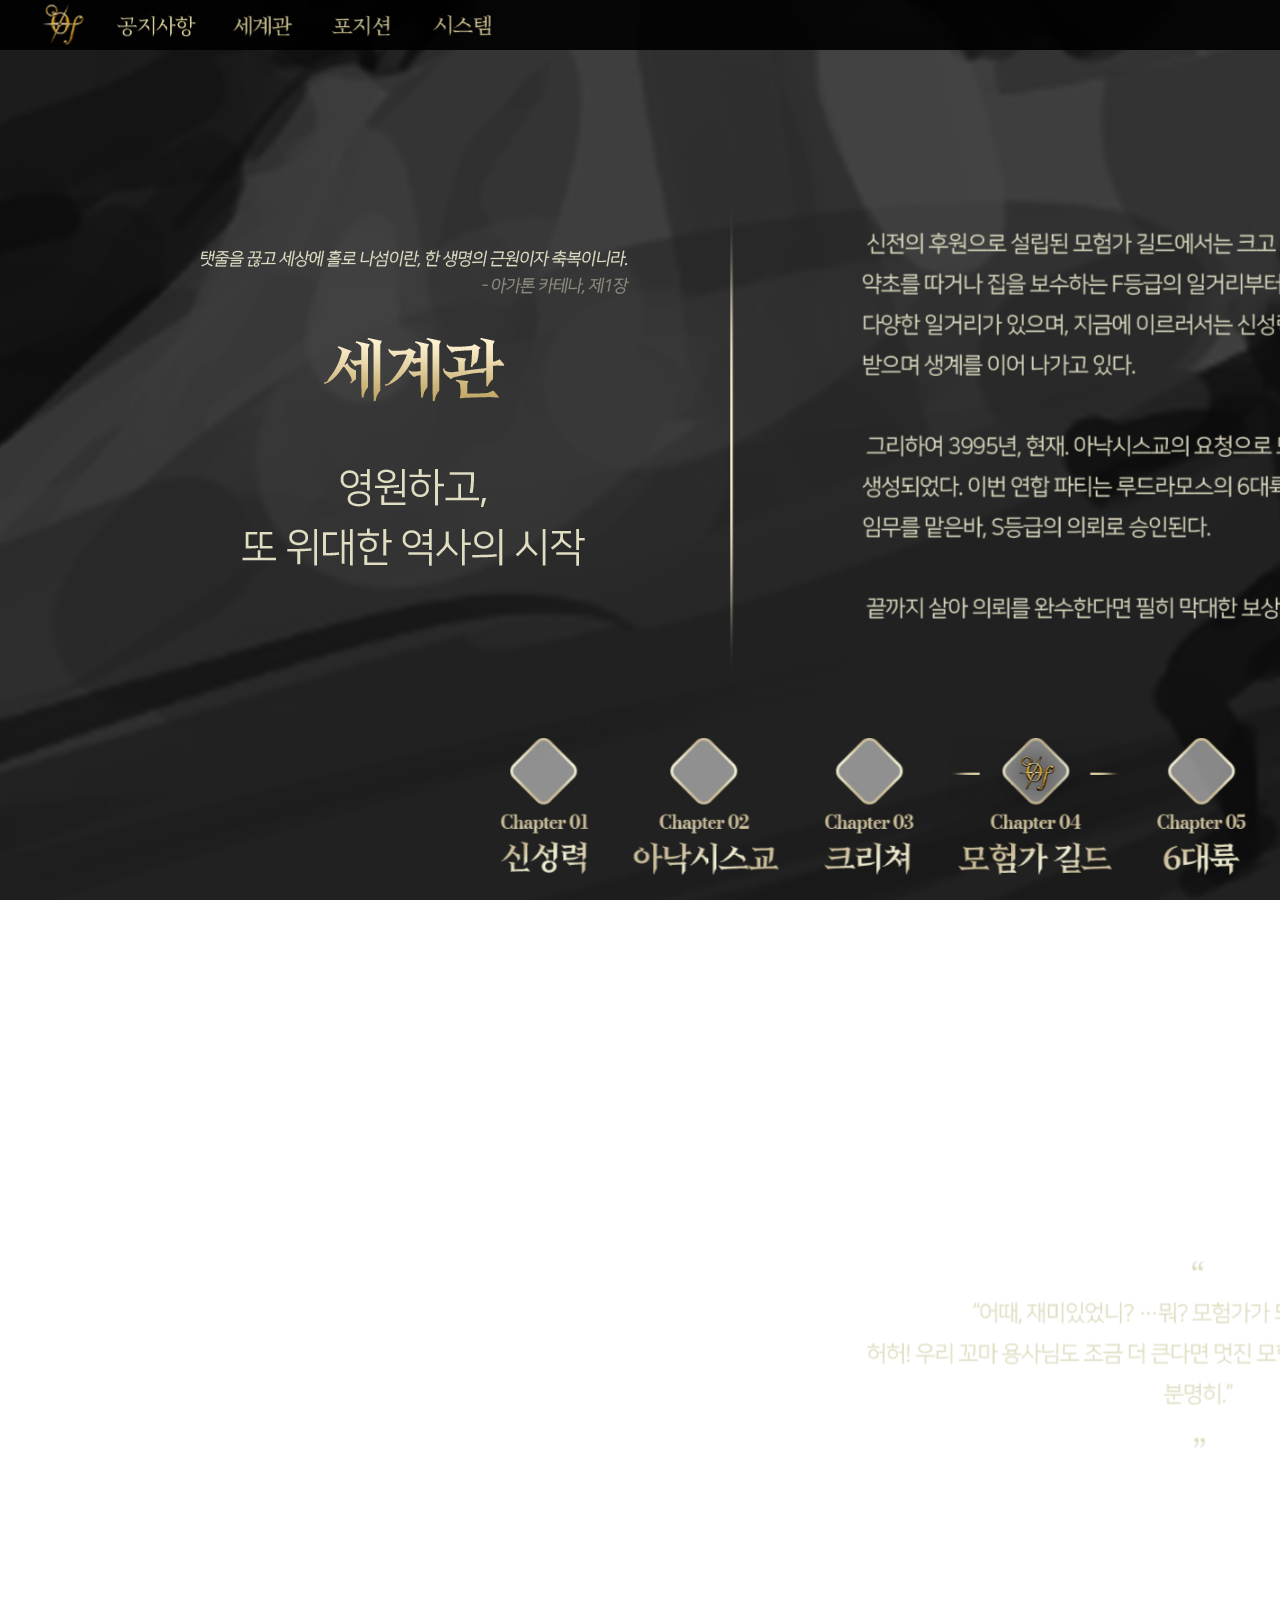
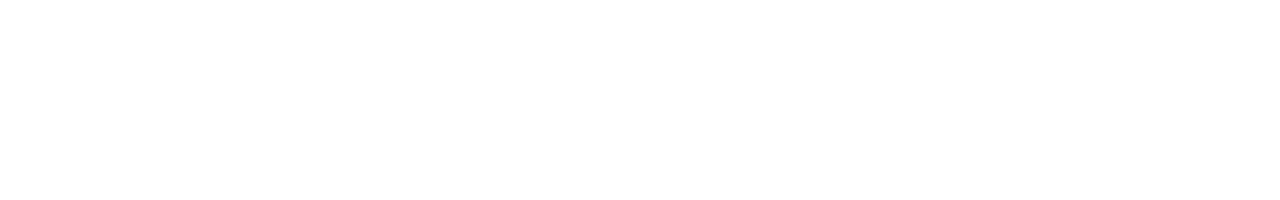
<file: world_sub04.html>
<!DOCTYPE html>
<html lang="ko">

<head>
    <meta charset="UTF-8">
    <meta http-equiv="X-UA-Compatible" content="IE=edge">
    <meta name="viewport" content="width=device-width, initial-scale=1.0">
    <link rel="stylesheet" href="world_sub04.css">

    <title>세계관</title>
</head>

<body>


    <!--상단-->
    <div class="nav">
        <div class="menu_text">
            <div class="notice"><a href="notice.html"><img src="notice.png"></a></div>
            <div class="world"><a href="world.html"><img src="world_top.png"></a></div>
            <div class="position"><a href="position.html"><img src="story_top.png"></a></div>
            <div class="system"><a href="system.html"><img src="system_top.png"></a></div>
        </div>

    </div>

    <!--상단sns-->

    <div class="sns_top">
        <div class="eng_logo"><a href="index.html"><img src="eng_logo.png"></a></div>
        <div class="twitter_top">
            <a href="https://twitter.com/origin_2023"><img src="twitter_top.png"></a>
        </div>
        <div class="band_top">
            <a href="https://band.us/band/90907714"><img src="band_top.png"></a>
        </div>
    </div>

    <!-- 고정부분 -->

    <div class="fixed" id="fixed">
        <div class="power_title"><img src="world_title.png"></div>

        <div class="power_line"><img src="world_line.png"></div>

        <div class="chapter01_ui" id="chapter01_ui"><a href="world_sub01.html"><img src="select_ui.png"></a></div>
        <div class="chapter02_ui" id="chapter02_ui"><a href="world_sub02.html"><img src="select_ui.png"></a></div>
        <div class="chapter03_ui" id="chapter03_ui"><a href="world_sub03.html"><img src="select_ui.png"></a></div>
        <div class="chapter04_ui" id="chapter04_ui"><a href="#"><img src="select_ui.png"></a></div>
        <div class="chapter05_ui" id="chapter05_ui" onclick="mapopen()"><a href="#"><img src="select_ui.png"></a></div>
        <div class="chapter06_ui" id="chapter06_ui"><a href="world_sub06.html"><img src="select_ui.png"></a></div>
    </div>
    <!-- ui -->

    <div class="power_menu">


        <div class="chapter01" onmouseover="uiopen01()" onmouseout="uiclose()"><img src="world_chapter_01.png">
        </div>

        <div class="chapter02" onmouseover="uiopen02()" onmouseout="uiclose()"><img src="world_chapter_02.png">
        </div>

        <div class="chapter03" onmouseover="uiopen03()" onmouseout="uiclose()"><img src="world_chapter_03.png">
        </div>

        <div class="chapter04"><img src="world_chapter_04.png">
        </div>

        <div class="chapter05" onmouseover="uiopen05()" onmouseout="uiclose()"><img src="world_chapter_05.png">
        </div>

        <div class="chapter06" onmouseover="uiopen06()" onmouseout="uiclose()"><img src="world_chapter_06.png">
        </div>

    </div>

    <!-- 이거 지도 -->
    <div class="world_map" id="world_map">
        <div class="world_map_img"><img src="world_map_img.png"></div>
        <div class="world_map_img_close" onclick="mapclose()"><img src="world_map_close.png"></div>
        <div class="world_map_back"></div>


    </div>
    <div class="section" id="section">
        <div class="world_01"><img src="world_text_06.png"></div>
    </div>
    <div class="section" id="section">
        <div class="world_02"><img src="world_text_07.png"></div>
    </div>


    <script>

        //chapter05eopen

        function mapopen() {
            document.getElementById('world_map').style.display = 'block';

        }

        function mapclose() {
            document.getElementById('world_map').style.display = 'none';

        }

        //마우스 오버


        // 챕1
        function uiopen01() {
            document.getElementById('chapter01_ui').style.display = 'block';
            document.getElementById('chapter02_ui').style.display = 'none';
            document.getElementById('chapter03_ui').style.display = 'none';
            document.getElementById('chapter04_ui').style.display = 'none';
            document.getElementById('chapter05_ui').style.display = 'none';
            document.getElementById('chapter06_ui').style.display = 'none';

        }

        function uiclose() {
            document.getElementById('chapter01_ui').style.display = 'none';
            document.getElementById('chapter02_ui').style.display = 'none';
            document.getElementById('chapter03_ui').style.display = 'none';
            document.getElementById('chapter04_ui').style.display = 'block';
            document.getElementById('chapter05_ui').style.display = 'none';
            document.getElementById('chapter06_ui').style.display = 'none';

        }
        // 챕2
        function uiopen02() {
            document.getElementById('chapter01_ui').style.display = 'none';
            document.getElementById('chapter02_ui').style.display = 'block';
            document.getElementById('chapter03_ui').style.display = 'none';
            document.getElementById('chapter04_ui').style.display = 'none';
            document.getElementById('chapter05_ui').style.display = 'none';
            document.getElementById('chapter06_ui').style.display = 'none';

        }


        // 챕3
        function uiopen03() {
            document.getElementById('chapter01_ui').style.display = 'none';
            document.getElementById('chapter02_ui').style.display = 'none';
            document.getElementById('chapter03_ui').style.display = 'block';
            document.getElementById('chapter04_ui').style.display = 'none';
            document.getElementById('chapter05_ui').style.display = 'none';
            document.getElementById('chapter06_ui').style.display = 'none';

        }

        // 챕5
        function uiopen05() {
            document.getElementById('chapter01_ui').style.display = 'none';
            document.getElementById('chapter02_ui').style.display = 'none';
            document.getElementById('chapter03_ui').style.display = 'none';
            document.getElementById('chapter04_ui').style.display = 'none';
            document.getElementById('chapter05_ui').style.display = 'block';
            document.getElementById('chapter06_ui').style.display = 'none';

        }

        // 챕6
        function uiopen06() {
            document.getElementById('chapter01_ui').style.display = 'none';
            document.getElementById('chapter02_ui').style.display = 'none';
            document.getElementById('chapter03_ui').style.display = 'none';
            document.getElementById('chapter04_ui').style.display = 'none';
            document.getElementById('chapter05_ui').style.display = 'none';
            document.getElementById('chapter06_ui').style.display = 'block';


        }





        // 스크롤 애니메이션
        window.onload = function () {
            const elm = document.querySelectorAll('.section');
            const elmCount = elm.length;
            elm.forEach(function (item, index) {
                item.addEventListener('mousewheel', function (event) {
                    event.preventDefault();
                    let delta = 0;

                    if (!event) event = window.event;
                    if (event.wheelDelta) {
                        delta = event.wheelDelta / 100;
                        if (window.opera) delta = -delta;
                    }
                    else if (event.detail)
                        delta = -event.detail / 3;

                    let moveTop = window.scrollY;
                    let elmSelector = elm[index];

                    // wheel down : move to next section
                    if (delta < 0) {
                        if (elmSelector !== elmCount - 1) {
                            try {
                                moveTop = window.pageYOffset + elmSelector.nextElementSibling.getBoundingClientRect().top;
                            } catch (e) { }
                        }
                    }
                    // wheel up : move to previous section
                    else {
                        if (elmSelector !== 0) {
                            try {
                                moveTop = window.pageYOffset + elmSelector.previousElementSibling.getBoundingClientRect().top;
                            } catch (e) { }
                        }
                    }

                    const body = document.querySelector('html');
                    window.scrollTo({ top: moveTop, left: 0, behavior: 'smooth' });
                });
            });
        }


    </script>







</body>

</html>
</file>
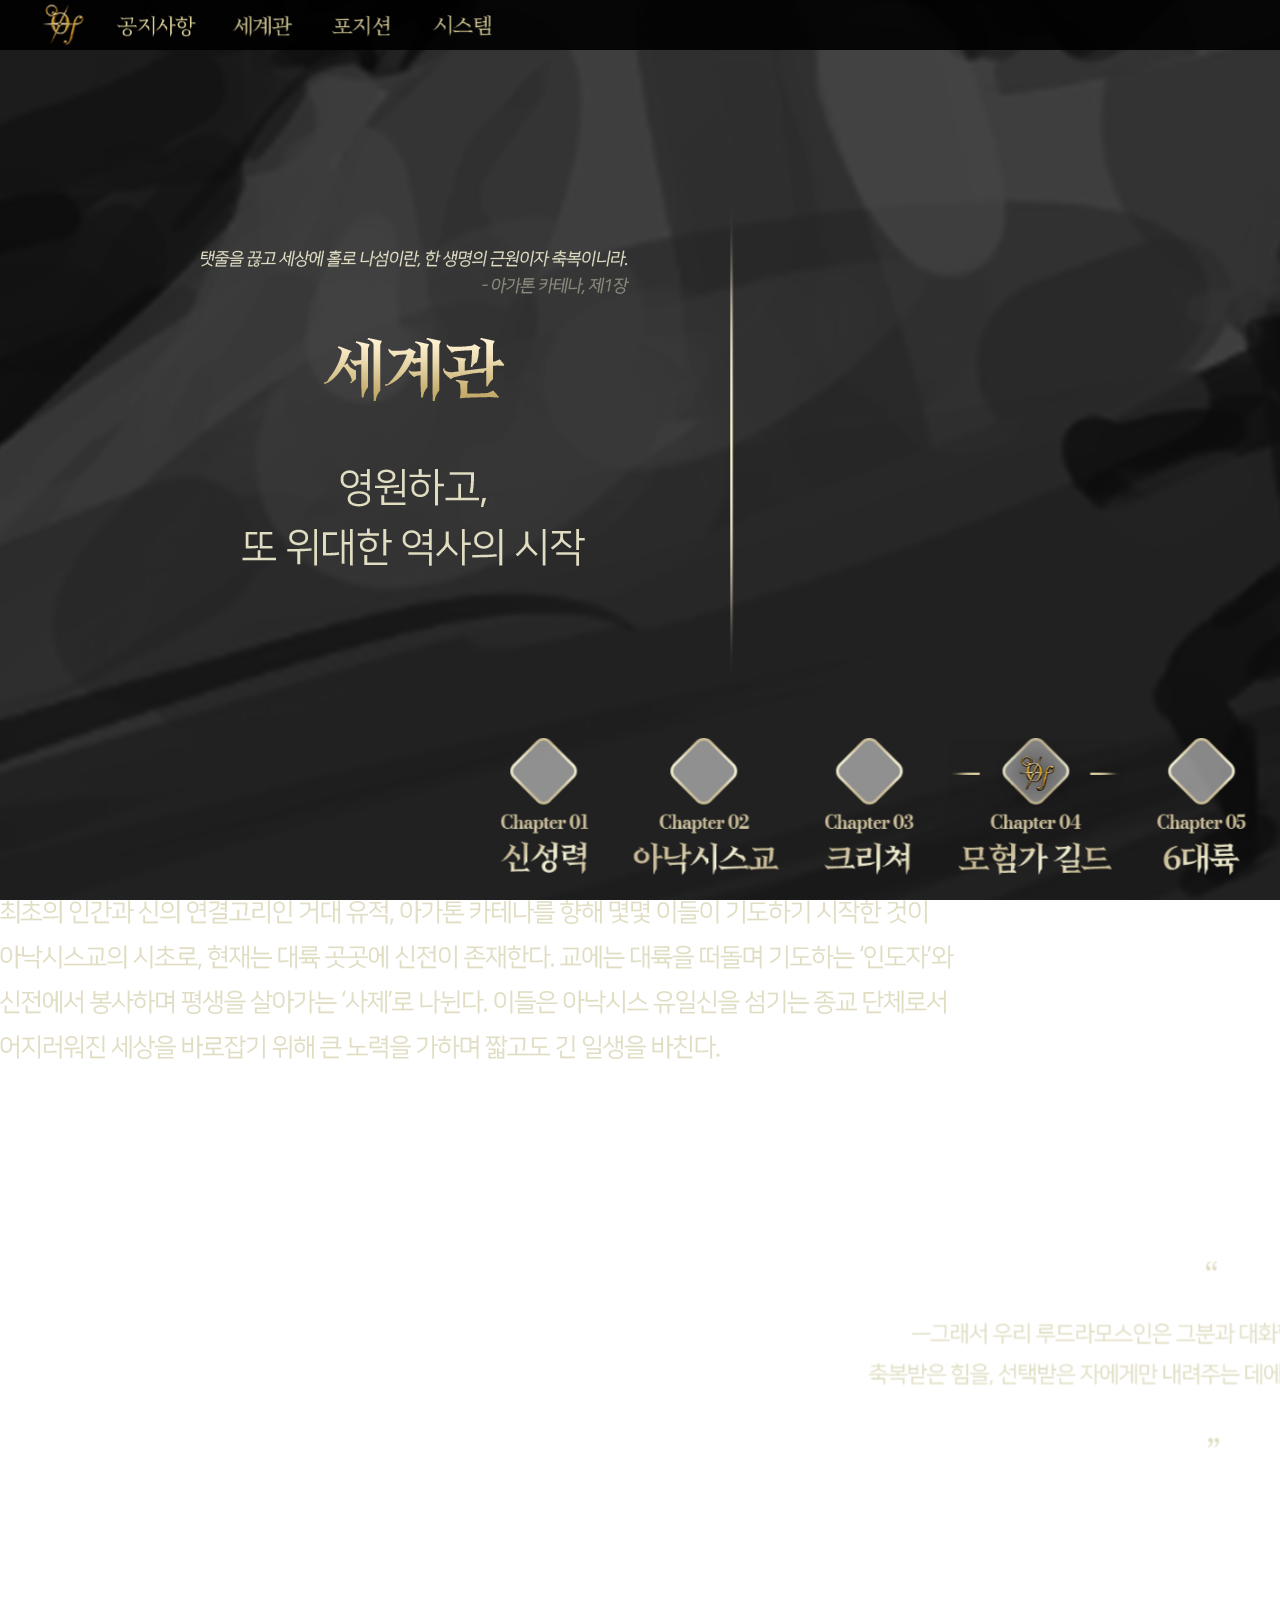
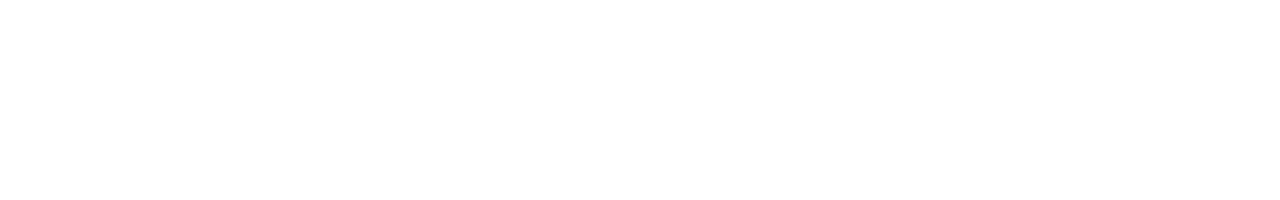
<file: world_sub05.html>
<!DOCTYPE html>
<html lang="ko">

<head>
    <meta charset="UTF-8">
    <meta http-equiv="X-UA-Compatible" content="IE=edge">
    <meta name="viewport" content="width=device-width, initial-scale=1.0">
    <link rel="stylesheet" href="world_sub05.css">

    <title>세계관</title>
</head>

<body>


    <!--상단-->
    <div class="nav">
        <div class="menu_text">
            <div class="notice"><a href="notice.html"><img src="notice.png"></a></div>
            <div class="world"><a href="world.html"><img src="world_top.png"></a></div>
            <div class="position"><a href="position.html"><img src="story_top.png"></a></div>
            <div class="system"><a href="system.html"><img src="system_top.png"></a></div>
        </div>

    </div>

    <!--상단sns-->

    <div class="sns_top">
        <div class="eng_logo"><a href="index.html"><img src="eng_logo.png"></a></div>
        <div class="twitter_top">
            <a href="https://twitter.com/origin_2023"><img src="twitter_top.png"></a>
        </div>
        <div class="band_top">
            <a href="https://band.us/band/90907714"><img src="band_top.png"></a>
        </div>
    </div>

    <!-- 고정부분 -->
    <div class="power_title"><img src="world_title.png"></div>

    <div class="power_line"><img src="world_line.png"></div>

    <div class="chapter01_ui" id="chapter01_ui"><a href="world_sub01.html"><img src="select_ui.png"></a></div>
    <div class="chapter02_ui" id="chapter02_ui"><a href="world_sub02.html"><img src="select_ui.png"></a></div>
    <div class="chapter03_ui" id="chapter03_ui"><a href="#"><img src="select_ui.png"></a></div>
    <div class="chapter04_ui" id="chapter04_ui"><a href="world_sub04.html"><img src="select_ui.png"></a></div>
    <div class="chapter05_ui" id="chapter05_ui"><a href="world_sub05.html"><img src="select_ui.png"></a></div>
    <div class="chapter06_ui" id="chapter06_ui"><a href="world_sub06.html"><img src="select_ui.png"></a></div>

    <!-- ui -->

    <div class="power_menu">

        
        <div class="chapter01" onmouseover="uiopen01()" onmouseout="uiclose01()"><img src="world_chapter_01.png">
        </div>

        <div class="chapter02" onmouseover="uiopen02()" onmouseout="uiclose02()"><img src="world_chapter_02.png">
        </div>

        <div class="chapter03" onmouseover="uiopen03()" onmouseout="uiclose03()"><img src="world_chapter_03.png">
        </div>

        <div class="chapter04" onmouseover="uiopen04()" onmouseout="uiclose04()"><img src="world_chapter_04.png">
        </div>

        <div class="chapter05" onmouseover="uiopen05()" onmouseout="uiclose05()"><img src="world_chapter_05.png">
        </div>

        <div class="chapter06" onmouseover="uiopen06()" onmouseout="uiclose06()"><img src="world_chapter_06.png">
        </div>

    </div>

    <!-- 여기에 스크롤 내용넣기 -->

    <div class="chapter01_page" id="chapter01_page">
        <div class="section">
            <div class="world_02"><img src="world_text_02.png"></div>
        </div>
        <div class="section">
            <div class="world_03"><img src="world_text_03.png"></div>
        </div>
    </div>

    <script>

        //마우스 오버

        // 챕1
        function uiopen01() {
            document.getElementById('chapter01_ui').style.display = 'block';
            document.getElementById('chapter02_ui').style.display = 'none';

        }

        function uiclose01() {
            document.getElementById('chapter01_ui').style.display = 'none';
            document.getElementById('chapter02_ui').style.display = 'block';

        }
        // 챕2
        function uiopen02() {
            document.getElementById('chapter02_ui').style.display = 'block';
        }

        function uiclose02() {
            document.getElementById('chapter02_ui').style.display = 'none';
        }
        // 챕3
        function uiopen03() {
            document.getElementById('chapter03_ui').style.display = 'block';
            document.getElementById('chapter02_ui').style.display = 'none';

        }

        function uiclose03() {
            document.getElementById('chapter03_ui').style.display = 'none';
            document.getElementById('chapter02_ui').style.display = 'block';

        }
        // 챕4
        function uiopen04() {
            document.getElementById('chapter04_ui').style.display = 'block';
            document.getElementById('chapter02_ui').style.display = 'none';

        }

        function uiclose04() {
            document.getElementById('chapter04_ui').style.display = 'none';
            document.getElementById('chapter02_ui').style.display = 'block';

        }

        // 챕5
        function uiopen05() {
            document.getElementById('chapter05_ui').style.display = 'block';
            document.getElementById('chapter02_ui').style.display = 'none';

        }

        function uiclose05() {
            document.getElementById('chapter05_ui').style.display = 'none';
            document.getElementById('chapter02_ui').style.display = 'block';

        }
        // 챕6
        function uiopen06() {
            document.getElementById('chapter06_ui').style.display = 'block';
            document.getElementById('chapter02_ui').style.display = 'none';

        }

        function uiclose06() {
            document.getElementById('chapter06_ui').style.display = 'none';
            document.getElementById('chapter02_ui').style.display = 'block';

        }



        // 스크롤 애니메이션
        window.onload = function () {
            const elm = document.querySelectorAll('.section');
            const elmCount = elm.length;
            elm.forEach(function (item, index) {
                item.addEventListener('mousewheel', function (event) {
                    event.preventDefault();
                    let delta = 0;

                    if (!event) event = window.event;
                    if (event.wheelDelta) {
                        delta = event.wheelDelta / 100;
                        if (window.opera) delta = -delta;
                    }
                    else if (event.detail)
                        delta = -event.detail / 3;

                    let moveTop = window.scrollY;
                    let elmSelector = elm[index];

                    // wheel down : move to next section
                    if (delta < 0) {
                        if (elmSelector !== elmCount - 1) {
                            try {
                                moveTop = window.pageYOffset + elmSelector.nextElementSibling.getBoundingClientRect().top;
                            } catch (e) { }
                        }
                    }
                    // wheel up : move to previous section
                    else {
                        if (elmSelector !== 0) {
                            try {
                                moveTop = window.pageYOffset + elmSelector.previousElementSibling.getBoundingClientRect().top;
                            } catch (e) { }
                        }
                    }

                    const body = document.querySelector('html');
                    window.scrollTo({ top: moveTop, left: 0, behavior: 'smooth' });
                });
            });
        }


    </script>







</body>

</html>
</file>
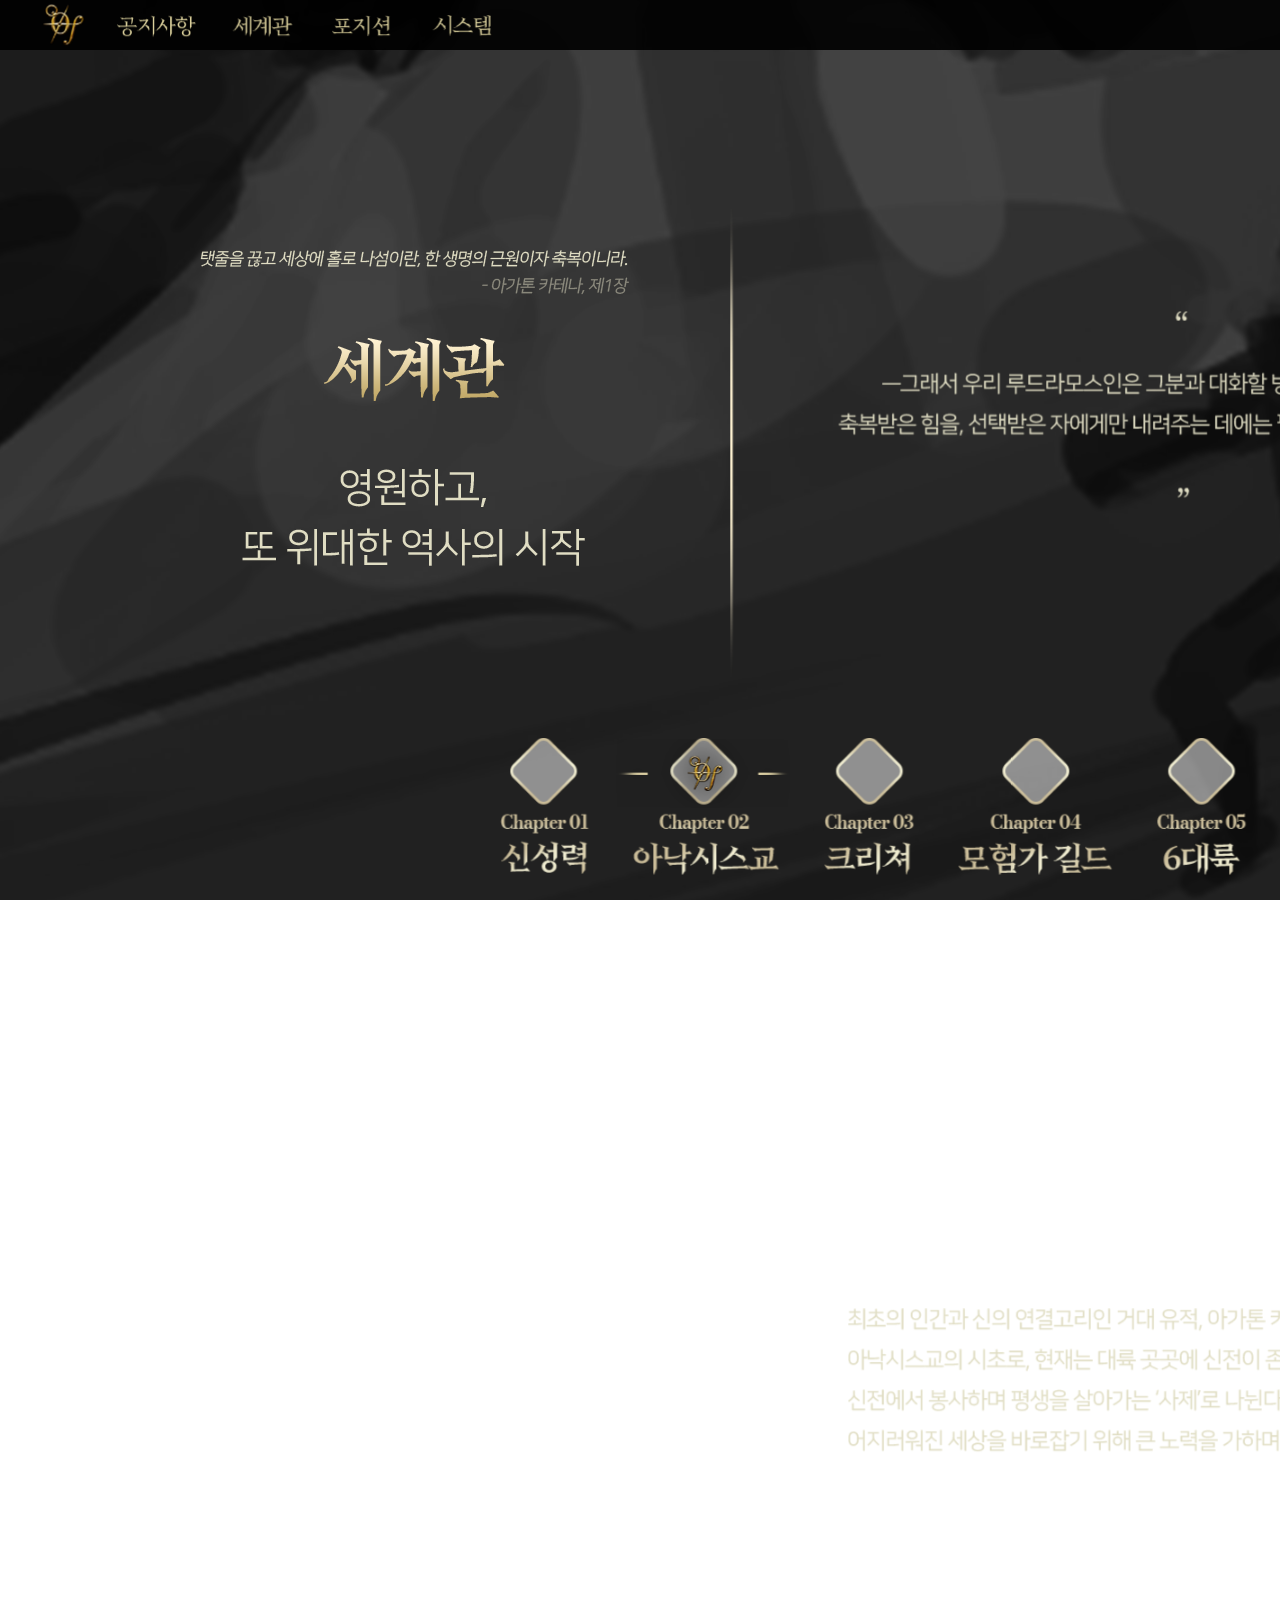
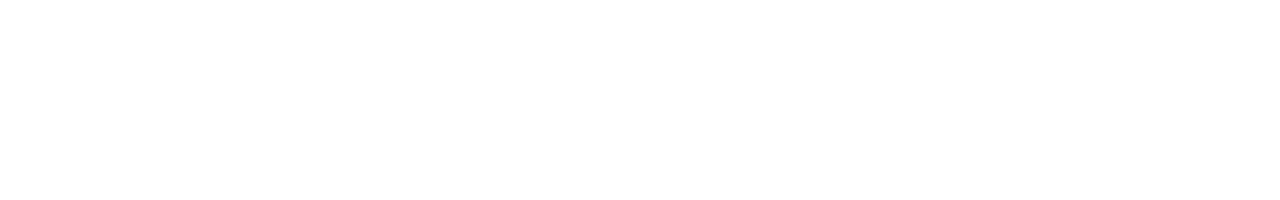
<file: world_sub06.html>
<!DOCTYPE html>
<html lang="ko">

<head>
    <meta charset="UTF-8">
    <meta http-equiv="X-UA-Compatible" content="IE=edge">
    <meta name="viewport" content="width=device-width, initial-scale=1.0">
    <link rel="stylesheet" href="world_sub02.css">

    <title>세계관</title>
</head>

<body>


    <!--상단-->
    <div class="nav">
        <div class="menu_text">
            <div class="notice"><a href="notice.html"><img src="notice.png"></a></div>
            <div class="world"><a href="world.html"><img src="world_top.png"></a></div>
            <div class="position"><a href="position.html"><img src="story_top.png"></a></div>
            <div class="system"><a href="system.html"><img src="system_top.png"></a></div>
        </div>

    </div>

    <!--상단sns-->

    <div class="sns_top">
        <div class="eng_logo"><a href="index.html"><img src="eng_logo.png"></a></div>
        <div class="twitter_top">
            <a href="https://twitter.com/origin_2023"><img src="twitter_top.png"></a>
        </div>
        <div class="band_top">
            <a href="https://band.us/band/90907714"><img src="band_top.png"></a>
        </div>
    </div>

    <!-- 고정부분 -->
    <div class="power_title"><img src="world_title.png"></div>

    <div class="power_line"><img src="world_line.png"></div>

    <div class="chapter01_ui" id="chapter01_ui"><a href="world_sub01.html"><img src="select_ui.png"></a></div>
    <div class="chapter02_ui" id="chapter02_ui"><a href="world_sub02.html"><img src="select_ui.png"></a></div>
    <div class="chapter03_ui" id="chapter03_ui"><a href="#"><img src="select_ui.png"></a></div>
    <div class="chapter04_ui" id="chapter04_ui"><a href="world_sub04.html"><img src="select_ui.png"></a></div>
    <div class="chapter05_ui" id="chapter05_ui"><a href="world_sub05.html"><img src="select_ui.png"></a></div>
    <div class="chapter06_ui" id="chapter06_ui"><a href="world_sub06.html"><img src="select_ui.png"></a></div>

    <!-- ui -->

    <div class="power_menu">

        
        <div class="chapter01" onmouseover="uiopen01()" onmouseout="uiclose01()"><img src="world_chapter_01.png">
        </div>

        <div class="chapter02" onmouseover="uiopen02()" onmouseout="uiclose02()"><img src="world_chapter_02.png">
        </div>

        <div class="chapter03" onmouseover="uiopen03()" onmouseout="uiclose03()"><img src="world_chapter_03.png">
        </div>

        <div class="chapter04" onmouseover="uiopen04()" onmouseout="uiclose04()"><img src="world_chapter_04.png">
        </div>

        <div class="chapter05" onmouseover="uiopen05()" onmouseout="uiclose05()"><img src="world_chapter_05.png">
        </div>

        <div class="chapter06" onmouseover="uiopen06()" onmouseout="uiclose06()"><img src="world_chapter_06.png">
        </div>

    </div>

    <!-- 여기에 스크롤 내용넣기 -->

    <div class="chapter01_page" id="chapter01_page">
        <div class="section">
            <div class="world_02"><img src="world_text_02.png"></div>
        </div>
        <div class="section">
            <div class="world_03"><img src="world_text_03.png"></div>
        </div>
    </div>

    <script>

        //마우스 오버

        // 챕1
        function uiopen01() {
            document.getElementById('chapter01_ui').style.display = 'block';
            document.getElementById('chapter02_ui').style.display = 'none';

        }

        function uiclose01() {
            document.getElementById('chapter01_ui').style.display = 'none';
            document.getElementById('chapter02_ui').style.display = 'block';

        }
        // 챕2
        function uiopen02() {
            document.getElementById('chapter02_ui').style.display = 'block';
        }

        function uiclose02() {
            document.getElementById('chapter02_ui').style.display = 'none';
        }
        // 챕3
        function uiopen03() {
            document.getElementById('chapter03_ui').style.display = 'block';
            document.getElementById('chapter02_ui').style.display = 'none';

        }

        function uiclose03() {
            document.getElementById('chapter03_ui').style.display = 'none';
            document.getElementById('chapter02_ui').style.display = 'block';

        }
        // 챕4
        function uiopen04() {
            document.getElementById('chapter04_ui').style.display = 'block';
            document.getElementById('chapter02_ui').style.display = 'none';

        }

        function uiclose04() {
            document.getElementById('chapter04_ui').style.display = 'none';
            document.getElementById('chapter02_ui').style.display = 'block';

        }

        // 챕5
        function uiopen05() {
            document.getElementById('chapter05_ui').style.display = 'block';
            document.getElementById('chapter02_ui').style.display = 'none';

        }

        function uiclose05() {
            document.getElementById('chapter05_ui').style.display = 'none';
            document.getElementById('chapter02_ui').style.display = 'block';

        }
        // 챕6
        function uiopen06() {
            document.getElementById('chapter06_ui').style.display = 'block';
            document.getElementById('chapter02_ui').style.display = 'none';

        }

        function uiclose06() {
            document.getElementById('chapter06_ui').style.display = 'none';
            document.getElementById('chapter02_ui').style.display = 'block';

        }



        // 스크롤 애니메이션
        window.onload = function () {
            const elm = document.querySelectorAll('.section');
            const elmCount = elm.length;
            elm.forEach(function (item, index) {
                item.addEventListener('mousewheel', function (event) {
                    event.preventDefault();
                    let delta = 0;

                    if (!event) event = window.event;
                    if (event.wheelDelta) {
                        delta = event.wheelDelta / 100;
                        if (window.opera) delta = -delta;
                    }
                    else if (event.detail)
                        delta = -event.detail / 3;

                    let moveTop = window.scrollY;
                    let elmSelector = elm[index];

                    // wheel down : move to next section
                    if (delta < 0) {
                        if (elmSelector !== elmCount - 1) {
                            try {
                                moveTop = window.pageYOffset + elmSelector.nextElementSibling.getBoundingClientRect().top;
                            } catch (e) { }
                        }
                    }
                    // wheel up : move to previous section
                    else {
                        if (elmSelector !== 0) {
                            try {
                                moveTop = window.pageYOffset + elmSelector.previousElementSibling.getBoundingClientRect().top;
                            } catch (e) { }
                        }
                    }

                    const body = document.querySelector('html');
                    window.scrollTo({ top: moveTop, left: 0, behavior: 'smooth' });
                });
            });
        }


    </script>







</body>

</html>
</file>
<file: notice.css>
/* .section{
    transition-duration: 3s;
    width: 100%;
    height: 100vh;
    margin:0 ;
    padding: 0;
    top: 0;
    left: 0;
    } */

.scroll::-webkit-scrollbar {
    display: none;
}

body {
    margin: 0;
    padding: 0;
    background-image: url("back.png");
    background-attachment: fixed;
    -ms-overflow-style: none;
    scroll-behavior: smooth;
}

::-webkit-scrollbar {
    display: none;
}


.twitter_top {
    scale: 0.8;
    top: 3px;
    left: 1840px;
    position: fixed;
    z-index: 9;
}

.band_top {
    scale: 0.8;
    top: 3px;
    left: 1780px;
    position: fixed;
    z-index: 9;
}

.eng_logo {
    scale: 0.6;
    top: -10px;
    left: 30px;
    position: fixed;
    z-index: 9;
}

.notice_text {
    position: absolute;
    top: 150px;
    left: 700px;
}

.notice_text_02 {
    position: absolute;
    top: 150px;
    left: 700px;
    display: none;
}

.notice_text_03 {
    position: absolute;
    top: 150px;
    left: 700px;
    display: none;
}

.notice_title {
    position: fixed;
    top: 380px;
    left: 100px;
}

.left_menu {
    position: fixed;
    top: 600px;
    left: 100px;
}

li {
    margin-bottom: 20px;
}

.nav {
    width: 100%;
    height: 50px;
    top: 0;
    left: 0;
    margin: 0;
    padding: 0;
    background-color: black;
    position: fixed;
    z-index: 9;
    opacity: 90%;
}

.notice {
    scale: 0.7;
    position: fixed;
    top: 10px;
    left: 100px;
    margin: 0;
    padding: 0;
    z-index: 9;
}

.world {
    scale: 0.7;
    position: fixed;
    top: 10px;
    left: 220px;
    margin: 0;
    padding: 0;
    z-index: 9;
}

.position {
    scale: 0.7;
    position: fixed;
    top: 10px;
    left: 320px;
    margin: 0;
    padding: 0;
    z-index: 9;
}

.system {
    scale: 0.7;
    position: fixed;
    top: 10px;
    left: 420px;
    margin: 0;
    padding: 0;
    z-index: 9;
}


.container {
    scale: 0.9;
}

.first:hover {
    opacity: 70%;
    transition-duration: 0.5s;
}

.character:hover {
    opacity: 70%;
    transition-duration: 0.5s;
}

.running:hover {
    opacity: 70%;
    transition-duration: 0.5s;
}
</file>
<file: world.css>
.section{
    transition-duration: 0.5s;
    width: 100%;
    height: 100vh;
    margin:0 ;
    padding: 0;
    top: 0;
    left: 0;
    }

.scroll::-webkit-scrollbar {
    display: none;
}

body {
    margin: 0;
    padding: 0;
    background-image: url("world_back.png");
    background-attachment: fixed;
    -ms-overflow-style: none;
}

::-webkit-scrollbar {
    display: none;
}

/* 상단고정바 */

.twitter_top {
    scale: 0.8;
    top: 3px;
    left: 1840px;
    position: fixed;
    z-index: 9;
}

.band_top {
    scale: 0.8;
    top: 3px;
    left: 1780px;
    position: fixed;
    z-index: 9;
}

.eng_logo {
    scale: 0.6;
    top: -10px;
    left: 30px;
    position: fixed;
    z-index: 9;
}

.nav {
    width: 100%;
    height: 50px;
    top: 0;
    left: 0;
    margin: 0;
    padding: 0;
    background-color: black;
    position: fixed;
    z-index: 9;
    opacity: 90%;
}

.notice {
    scale: 0.7;
    position: fixed;
    top: 10px;
    left: 100px;
    margin: 0;
    padding: 0;
    z-index: 9;
}

.world {
    scale: 0.7;
    position: fixed;
    top: 10px;
    left: 220px;
    margin: 0;
    padding: 0;
    z-index: 9;
}

.position {
    scale: 0.7;
    position: fixed;
    top: 10px;
    left: 320px;
    margin: 0;
    padding: 0;
    z-index: 9;
}

.system {
    scale: 0.7;
    position: fixed;
    top: 10px;
    left: 420px;
    margin: 0;
    padding: 0;
    z-index: 9;
}

/* 여기까지 삭제금지 */

/* .srcoll_ico{
    position: fixed;
    scale: 0.6;
    top: 830px;
    left: 925px;
} */

.srcoll_ico:hover{
    opacity: 50%;
    transition-duration: 1s;
}

.start_01{
    position: absolute;
    margin: 0;
    padding: 0;
    scale: 0.7;
}
.start_02{
    position: absolute;
    margin: 0;
    padding: 0;
    scale: 0.7;
}
.start_03{
    position: absolute;
    margin: 0;
    padding: 0;
    scale: 0.7;
}
.start_04{
    position: absolute;
    margin: 0;
    padding: 0;
    scale: 0.7;
}

.start_05{
    position: absolute;
    scale: 0.7;
    display: flex;
    top: 3800px;
    left: 150px;
}

.power:hover{
    scale: 1.03;
    transition-duration: 1s;
}

.ad:hover{
    scale: 1.03;
    transition-duration: 1s;
}

.map:hover{
    scale: 1.03;
    transition-duration: 1s;
}

/* 세계관설명부분 */

#power_page{
    display: none;
    z-index: 999;
}


.power_title{
    position: fixed;
    top: 250px;
    left: 200px;
}

.power_line{
    position: fixed;
    top: 150px;
    left: 730px;
    scale: 0.8;
}

.world_01{
    position: absolute;
    top:900px;
    left: 800px;
    scale: 0.9;
}

.world_02{
    position: absolute;
    top:900px;
    left: 800px;
    scale: 0.9;
}

.power_menu{
    position: fixed;
    top: 695px;
    left: 450px;
    display: flex;
    z-index: 1;
    scale: 0.9;
}

.power_01{
    position: absolute;
    top: 250px;
    left: 840px;
    scale: 0.9;
    z-index: 5;

}

.power_02{
    position: absolute;
    top: 750px;
    left: 840px;
    scale: 0.9;
}


/* 하단 고정 */

.chapter01_ui{
    position: fixed;
    top: 730px;
    left: 435px;
    z-index: 5;
    scale: 0.8;
    display: none;
}

.chapter02_ui{
    position: fixed;
    top: 730px;
    left: 595px;
    z-index: 5;
    scale: 0.8;
    display: none;
}

.chapter03_ui{
    position: fixed;
    top: 730px;
    left: 760px;
    z-index: 5;
    scale: 0.8;
    display: none;
}

.chapter04_ui{
    position: fixed;
    top: 730px;
    left: 927px;
    z-index: 5;
    scale: 0.8;
    display: none;
}

.chapter05_ui{
    position: fixed;
    top: 730px;
    left: 1093px;
    z-index: 5;
    scale: 0.8;
    display: none;
}

.chapter06_ui{
    position: fixed;
    top: 730px;
    left: 1240px;
    z-index: 5;
    scale: 0.8;
    display: none;
}



/* 일반ui */

.chapter01{
    margin-right: 50px;
}

.chapter02{
    margin-right: 50px;
}

.chapter03{
    margin-right: 50px;
}

.chapter04{
    margin-right: 50px;
}

.chapter05{
    margin-right: 50px;
}
</file>
<file: world_sub.css>
.section{
    transition-duration: 0.5s;
    width: 100%;
    height: 100vh;
    margin:0 ;
    padding: 0;
    top: 0;
    left: 0;
    }

.scroll::-webkit-scrollbar {
    display: none;
}

body {
    margin: 0;
    padding: 0;
    background-image: url("world_back.png");
    background-attachment: fixed;
    -ms-overflow-style: none;
}

::-webkit-scrollbar {
    display: none;
}

/* 상단고정바 */

.twitter_top {
    scale: 0.8;
    top: 3px;
    left: 1840px;
    position: fixed;
    z-index: 9;
}

.band_top {
    scale: 0.8;
    top: 3px;
    left: 1780px;
    position: fixed;
    z-index: 9;
}

.eng_logo {
    scale: 0.6;
    top: -10px;
    left: 30px;
    position: fixed;
    z-index: 9;
}

.nav {
    width: 100%;
    height: 50px;
    top: 0;
    left: 0;
    margin: 0;
    padding: 0;
    background-color: black;
    position: fixed;
    z-index: 9;
    opacity: 90%;
}

.notice {
    scale: 0.7;
    position: fixed;
    top: 10px;
    left: 100px;
    margin: 0;
    padding: 0;
    z-index: 9;
}

.world {
    scale: 0.7;
    position: fixed;
    top: 10px;
    left: 220px;
    margin: 0;
    padding: 0;
    z-index: 9;
}

.position {
    scale: 0.7;
    position: fixed;
    top: 10px;
    left: 320px;
    margin: 0;
    padding: 0;
    z-index: 9;
}

.system {
    scale: 0.7;
    position: fixed;
    top: 10px;
    left: 420px;
    margin: 0;
    padding: 0;
    z-index: 9;
}

/* 여기까지 삭제금지 */

/* .srcoll_ico{
    position: fixed;
    scale: 0.6;
    top: 830px;
    left: 925px;
} */

.srcoll_ico:hover{
    opacity: 50%;
    transition-duration: 1s;
}

.start_01{
    position: absolute;
    margin: 0;
    padding: 0;
    scale: 0.7;
}
.start_02{
    position: absolute;
    margin: 0;
    padding: 0;
    scale: 0.7;
}
.start_03{
    position: absolute;
    margin: 0;
    padding: 0;
    scale: 0.7;
}
.start_04{
    position: absolute;
    margin: 0;
    padding: 0;
    scale: 0.7;
}

.start_05{
    position: absolute;
    scale: 0.7;
    display: flex;
    top: 3850px;
    left: 150px;
}

.power:hover{
    scale: 1.03;
    transition-duration: 1s;
}

.ad:hover{
    scale: 1.03;
    transition-duration: 1s;
}

.map:hover{
    scale: 1.03;
    transition-duration: 1s;
}

/* 세계관설명부분 */

.power_page{
    display: none;
}


.power_title{
    position: fixed;
    top: 250px;
    left: 200px;
}

.power_line{
    position: fixed;
    top: 150px;
    left: 730px;
    scale: 0.8;
}

.power_menu{
    position: fixed;
    top: 730px;
    left: 450px;
    display: flex;
    z-index: 1;
    scale: 0.9;
}

.power_01{
    position: absolute;
    top: 200px;
    left: 840px;
    scale: 0.9;

}

.power_02{
    position: absolute;
    top: 750px;
    left: 840px;
    scale: 0.9;

}



/* 하단 고정 */

.chapter01_ui{
    position: fixed;
    top: 730px;
    left: 435px;
    z-index: 5;
    scale: 0.8;
    display: none;
}

.chapter02_ui{
    position: fixed;
    top: 730px;
    left: 595px;
    z-index: 5;
    scale: 0.8;
    display: none;
}

.chapter03_ui{
    position: fixed;
    top: 730px;
    left: 760px;
    z-index: 5;
    scale: 0.8;
    display: none;
}

.chapter04_ui{
    position: fixed;
    top: 730px;
    left: 927px;
    z-index: 5;
    scale: 0.8;
    display: none;
}

.chapter05_ui{
    position: fixed;
    top: 730px;
    left: 1093px;
    z-index: 5;
    scale: 0.8;
    display: none;
}

.chapter06_ui{
    position: fixed;
    top: 730px;
    left: 1240px;
    z-index: 5;
    scale: 0.8;
    display: none;
}



/* 일반ui */

.chapter01{
    margin-right: 50px;
}

.chapter02{
    margin-right: 50px;
}

.chapter03{
    margin-right: 50px;
}

.chapter04{
    margin-right: 50px;
}

.chapter05{
    margin-right: 50px;
}
</file>
<file: world_sub01.css>
.section {
    transition-duration: 0.5s;
    width: 100%;
    height: 100vh;
    margin: 0;
    padding: 0;
    top: 0;
    left: 0;
}

.scroll::-webkit-scrollbar {
    display: none;
}

body {
    margin: 0;
    padding: 0;
    background-image: url("world_back.png");
    background-attachment: fixed;
    /* -ms-overflow-style: none; */
}

::-webkit-scrollbar {
    display: none;
}

/* 상단고정바 */

.twitter_top {
    scale: 0.8;
    top: 3px;
    left: 1840px;
    position: fixed;
    z-index: 9;
}

.band_top {
    scale: 0.8;
    top: 3px;
    left: 1780px;
    position: fixed;
    z-index: 9;
}

.eng_logo {
    scale: 0.6;
    top: -10px;
    left: 30px;
    position: fixed;
    z-index: 9;
}

.nav {
    width: 100%;
    height: 50px;
    top: 0;
    left: 0;
    margin: 0;
    padding: 0;
    background-color: black;
    position: fixed;
    z-index: 9;
    opacity: 90%;
}

.notice {
    scale: 0.7;
    position: fixed;
    top: 10px;
    left: 100px;
    margin: 0;
    padding: 0;
    z-index: 9;
}

.world {
    scale: 0.7;
    position: fixed;
    top: 10px;
    left: 220px;
    margin: 0;
    padding: 0;
    z-index: 9;
}

.position {
    scale: 0.7;
    position: fixed;
    top: 10px;
    left: 320px;
    margin: 0;
    padding: 0;
    z-index: 9;
}

.system {
    scale: 0.7;
    position: fixed;
    top: 10px;
    left: 420px;
    margin: 0;
    padding: 0;
    z-index: 9;
}

/* 여기까지 삭제금지 */


/* 세계관 타이틀 고정 */

.power_title {
    position: fixed;
    top: 250px;
    left: 200px;
}

.power_line {
    position: fixed;
    top: 150px;
    left: 730px;
    scale: 0.8;
}

.power_menu {
    position: fixed;
    top: 730px;
    left: 450px;
    display: flex;
    z-index: 1;
    scale: 0.9;
}


/* 하단 고정 */

.chapter01_ui {
    position: fixed;
    top: 730px;
    left: 435px;
    z-index: 5;
    scale: 0.8;
    display: block;
}

.chapter02_ui {
    position: fixed;
    top: 730px;
    left: 595px;
    z-index: 5;
    scale: 0.8;
    display: none;
}

.chapter03_ui {
    position: fixed;
    top: 730px;
    left: 760px;
    z-index: 5;
    scale: 0.8;
    display: none;
}

.chapter04_ui {
    position: fixed;
    top: 730px;
    left: 927px;
    z-index: 5;
    scale: 0.8;
    display: none;
}

.chapter05_ui {
    position: fixed;
    top: 730px;
    left: 1093px;
    z-index: 5;
    scale: 0.8;
    display: none;
}

.chapter06_ui {
    position: fixed;
    top: 730px;
    left: 1240px;
    z-index: 5;
    scale: 0.8;
    display: none;
}


/* 일반ui */

.chapter01 {
    margin-right: 50px;
}

.chapter02 {
    margin-right: 50px;
}

.chapter03 {
    margin-right: 50px;
}

.chapter04 {
    margin-right: 50px;
}

.chapter05 {
    margin-right: 50px;
}

/* 내용 */

.world_01 {
    position: absolute;
    top: 220px;
    left: 800px;
    padding: 0;
    margin: 0;
    scale: 0.9;
}

.world_02 {
    position: absolute;
    top: 320px;
    left: 800px;
    padding: 0;
    margin: 0;
    scale: 0.9;
}

/* position: absolute;
    top: 1250px;
    left: 800px;
    padding: 0;
    margin: 0;
    scale: 0.9; */

.world_03 {
    position: absolute;
    top: 1300px;
    left: 800px;
    padding: 0;
    margin: 0;
    scale: 0.9;
}

.world_04 {
    position: absolute;
    top: 1300px;
    left: 810px;
    padding: 0;
    margin: 0;
    scale: 0.9;
}

.world_05 {
    position: absolute;
    top: 2100px;
    left: 800px;
    padding: 0;
    margin: 0;
    scale: 0.9;
}

.world_06 {
    position: absolute;
    top: 200px;
    left: 810px;
    padding: 0;
    margin: 0;
    scale: 0.9;

}

.world_07 {
    position: absolute;
    top: 1250px;
    left: 810px;
    padding: 0;
    margin: 0;
    scale: 0.9;

}

.chapter01_page {
    display: block;
}

.chapter02_page {
    display: none;
}

.chapter03_page {
    display: none;
}

.chapter04_page {
    display: none;
}
</file>
<file: world_sub02.css>
.section{
    transition-duration: 0.5s;
    width: 100%;
    height: 100vh;
    margin:0 ;
    padding: 0;
    top: 0;
    left: 0;
    }

.scroll::-webkit-scrollbar {
    display: none;
}

body {
    margin: 0;
    padding: 0;
    background-image: url("world_back.png");
    background-attachment: fixed;
    -ms-overflow-style: none;
}

::-webkit-scrollbar {
    display: none;
}

/* 상단고정바 */

.twitter_top {
    scale: 0.8;
    top: 3px;
    left: 1840px;
    position: fixed;
    z-index: 9;
}

.band_top {
    scale: 0.8;
    top: 3px;
    left: 1780px;
    position: fixed;
    z-index: 9;
}

.eng_logo {
    scale: 0.6;
    top: -10px;
    left: 30px;
    position: fixed;
    z-index: 9;
}

.nav {
    width: 100%;
    height: 50px;
    top: 0;
    left: 0;
    margin: 0;
    padding: 0;
    background-color: black;
    position: fixed;
    z-index: 9;
    opacity: 90%;
}

.notice {
    scale: 0.7;
    position: fixed;
    top: 10px;
    left: 100px;
    margin: 0;
    padding: 0;
    z-index: 9;
}

.world {
    scale: 0.7;
    position: fixed;
    top: 10px;
    left: 220px;
    margin: 0;
    padding: 0;
    z-index: 9;
}

.position {
    scale: 0.7;
    position: fixed;
    top: 10px;
    left: 320px;
    margin: 0;
    padding: 0;
    z-index: 9;
}

.system {
    scale: 0.7;
    position: fixed;
    top: 10px;
    left: 420px;
    margin: 0;
    padding: 0;
    z-index: 9;
}

/* 여기까지 삭제금지 */


/* 세계관 타이틀 고정 */

.power_title{
    position: fixed;
    top: 250px;
    left: 200px;
}

.power_line{
    position: fixed;
    top: 150px;
    left: 730px;
    scale: 0.8;
}

.power_menu{
    position: fixed;
    top: 730px;
    left: 450px;
    display: flex;
    z-index: 1;
    scale: 0.9;
}


/* 하단 고정 */

.chapter01_ui{
    position: fixed;
    top: 730px;
    left: 435px;
    z-index: 5;
    scale: 0.8;
    display: none;
}

.chapter02_ui{
    position: fixed;
    top: 730px;
    left: 595px;
    z-index: 5;
    scale: 0.8;
    display: block;
}

.chapter03_ui{
    position: fixed;
    top: 730px;
    left: 760px;
    z-index: 5;
    scale: 0.8;
    display: none;
}

.chapter04_ui{
    position: fixed;
    top: 730px;
    left: 927px;
    z-index: 5;
    scale: 0.8;
    display: none;
}

.chapter05_ui{
    position: fixed;
    top: 730px;
    left: 1093px;
    z-index: 5;
    scale: 0.8;
    display: none;
}

.chapter06_ui{
    position: fixed;
    top: 730px;
    left: 1240px;
    z-index: 5;
    scale: 0.8;
    display: none;
}


/* 일반ui */

.chapter01{
    margin-right: 50px;
}

.chapter02{
    margin-right: 50px;
}

.chapter03{
    margin-right: 50px;
}

.chapter04{
    margin-right: 50px;
}

.chapter05{
    margin-right: 50px;
}

/* 내용 */

.world_01{
    position: absolute;
    top: 220px;
    left: 800px;
    padding: 0;
    margin: 0;
    scale: 0.9;
}

.world_02{
    position: absolute;
    top: 300px;
    left: 800px;
    padding: 0;
    margin: 0;
    scale: 0.9;
}

/* position: absolute;
    top: 1250px;
    left: 800px;
    padding: 0;
    margin: 0;
    scale: 0.9; */

.world_03{
    position: absolute;
    top:1300px;
    left: 800px;
    padding: 0;
    margin: 0;
    scale: 0.9;
   }

.chapter02_page{
    /* display: none; */
}

.chapter01_page{
    display: block;
}
</file>
<file: world_sub03.css>
.section{
    transition-duration: 0.5s;
    width: 100%;
    height: 100vh;
    margin:0 ;
    padding: 0;
    top: 0;
    left: 0;
    }

.scroll::-webkit-scrollbar {
    display: none;
}

body {
    margin: 0;
    padding: 0;
    background-image: url("world_back.png");
    background-attachment: fixed;
    -ms-overflow-style: none;
}

::-webkit-scrollbar {
    display: none;
}

/* 상단고정바 */

.twitter_top {
    scale: 0.8;
    top: 3px;
    left: 1840px;
    position: fixed;
    z-index: 9;
}

.band_top {
    scale: 0.8;
    top: 3px;
    left: 1780px;
    position: fixed;
    z-index: 9;
}

.eng_logo {
    scale: 0.6;
    top: -10px;
    left: 30px;
    position: fixed;
    z-index: 9;
}

.nav {
    width: 100%;
    height: 50px;
    top: 0;
    left: 0;
    margin: 0;
    padding: 0;
    background-color: black;
    position: fixed;
    z-index: 9;
    opacity: 90%;
}

.notice {
    scale: 0.7;
    position: fixed;
    top: 10px;
    left: 100px;
    margin: 0;
    padding: 0;
    z-index: 9;
}

.world {
    scale: 0.7;
    position: fixed;
    top: 10px;
    left: 220px;
    margin: 0;
    padding: 0;
    z-index: 9;
}

.position {
    scale: 0.7;
    position: fixed;
    top: 10px;
    left: 320px;
    margin: 0;
    padding: 0;
    z-index: 9;
}

.system {
    scale: 0.7;
    position: fixed;
    top: 10px;
    left: 420px;
    margin: 0;
    padding: 0;
    z-index: 9;
}

/* 여기까지 삭제금지 */


/* 세계관 타이틀 고정 */

.power_title{
    position: fixed;
    top: 250px;
    left: 200px;
}

.power_line{
    position: fixed;
    top: 150px;
    left: 730px;
    scale: 0.8;
}

.power_menu{
    position: fixed;
    top: 730px;
    left: 450px;
    display: flex;
    z-index: 1;
    scale: 0.9;
}


/* 하단 고정 */

.chapter01_ui{
    position: fixed;
    top: 730px;
    left: 435px;
    z-index: 5;
    scale: 0.8;
    display: none;
}

.chapter02_ui{
    position: fixed;
    top: 730px;
    left: 595px;
    z-index: 5;
    scale: 0.8;
    display: none;
}

.chapter03_ui{
    position: fixed;
    top: 730px;
    left: 760px;
    z-index: 5;
    scale: 0.8;
    display: block;
}

.chapter04_ui{
    position: fixed;
    top: 730px;
    left: 927px;
    z-index: 5;
    scale: 0.8;
    display: none;
}

.chapter05_ui{
    position: fixed;
    top: 730px;
    left: 1093px;
    z-index: 5;
    scale: 0.8;
    display: none;
}

.chapter06_ui{
    position: fixed;
    top: 730px;
    left: 1240px;
    z-index: 5;
    scale: 0.8;
    display: none;
}


/* 일반ui */

.chapter01{
    margin-right: 50px;
}

.chapter02{
    margin-right: 50px;
}

.chapter03{
    margin-right: 50px;
}

.chapter04{
    margin-right: 50px;
}

.chapter05{
    margin-right: 50px;
}

/* 내용 */

.world_01{
    position: absolute;
    top: 320px;
    left: 830px;
    padding: 0;
    margin: 0;
    scale: 0.9;
}

.world_02{
    position: absolute;
    top: 1150px;
    left: 800px;
    padding: 0;
    margin: 0;
    scale: 0.9;
}
</file>
<file: world_sub04.css>
.section{
    transition-duration: 0.5s;
    width: 100%;
    height: 100vh;
    margin:0 ;
    padding: 0;
    top: 0;
    left: 0;
    }

.scroll::-webkit-scrollbar {
    display: none;
}

body {
    margin: 0;
    padding: 0;
    background-image: url("world_back.png");
    background-attachment: fixed;
    -ms-overflow-style: none;
}

::-webkit-scrollbar {
    display: none;
}

/* 상단고정바 */

.twitter_top {
    scale: 0.8;
    top: 3px;
    left: 1840px;
    position: fixed;
    z-index: 9;
}

.band_top {
    scale: 0.8;
    top: 3px;
    left: 1780px;
    position: fixed;
    z-index: 9;
}

.eng_logo {
    scale: 0.6;
    top: -10px;
    left: 30px;
    position: fixed;
    z-index: 9;
}

.nav {
    width: 100%;
    height: 50px;
    top: 0;
    left: 0;
    margin: 0;
    padding: 0;
    background-color: black;
    position: fixed;
    z-index: 9;
    opacity: 90%;
}

.notice {
    scale: 0.7;
    position: fixed;
    top: 10px;
    left: 100px;
    margin: 0;
    padding: 0;
    z-index: 9;
}

.world {
    scale: 0.7;
    position: fixed;
    top: 10px;
    left: 220px;
    margin: 0;
    padding: 0;
    z-index: 9;
}

.position {
    scale: 0.7;
    position: fixed;
    top: 10px;
    left: 320px;
    margin: 0;
    padding: 0;
    z-index: 9;
}

.system {
    scale: 0.7;
    position: fixed;
    top: 10px;
    left: 420px;
    margin: 0;
    padding: 0;
    z-index: 9;
}

/* 여기까지 삭제금지 */


/* 세계관 타이틀 고정 */

.power_title{
    position: fixed;
    top: 250px;
    left: 200px;
}

.power_line{
    position: fixed;
    top: 150px;
    left: 730px;
    scale: 0.8;
}

.power_menu{
    position: fixed;
    top: 730px;
    left: 450px;
    display: flex;
    z-index: 1;
    scale: 0.9;
}


/* 하단 고정 */

.chapter01_ui{
    position: fixed;
    top: 730px;
    left: 435px;
    z-index: 5;
    scale: 0.8;
    display: none;
}

.chapter02_ui{
    position: fixed;
    top: 730px;
    left: 595px;
    z-index: 5;
    scale: 0.8;
    display: none;
}

.chapter03_ui{
    position: fixed;
    top: 730px;
    left: 760px;
    z-index: 5;
    scale: 0.8;
    display: none;
}

.chapter04_ui{
    position: fixed;
    top: 730px;
    left: 927px;
    z-index: 5;
    scale: 0.8;
    display: block;
}

.chapter05_ui{
    position: fixed;
    top: 730px;
    left: 1093px;
    z-index: 5;
    scale: 0.8;
    display: none;
}

.chapter06_ui{
    position: fixed;
    top: 730px;
    left: 1240px;
    z-index: 5;
    scale: 0.8;
    display: none;
}


/* 일반ui */

.chapter01{
    margin-right: 50px;
}

.chapter02{
    margin-right: 50px;
}

.chapter03{
    margin-right: 50px;
}

.chapter04{
    margin-right: 50px;
}

.chapter05{
    margin-right: 50px;
}

/* 내용 */

.world_01{
    position: absolute;
    top: 210px;
    left: 810px;
    padding: 0;
    margin: 0;
    scale: 0.9;
}

.world_02{
    position: absolute;
    top: 1250px;
    left: 830px;
    padding: 0;
    margin: 0;
    scale: 0.9;
}

.world_map_img{
    position: fixed;
    top: 30px;
    left: 120px;
    scale: 0.8;
    z-index: 999;
}

.world_map_img_close{
    position: fixed;
    bottom: 150px;
    right: 380px;
    scale: 0.8;
    z-index: 999;
}


.world_map_back{
    position: fixed;
    background-color: black;
    width: 100%;
    height: 100vh;
    opacity: 95%;
    z-index: 998;

}

.world_map{
    display: none;
}
</file>
<file: world_sub05.css>
.section{
    transition-duration: 0.5s;
    width: 100%;
    height: 100vh;
    margin:0 ;
    padding: 0;
    top: 0;
    left: 0;
    }

.scroll::-webkit-scrollbar {
    display: none;
}

body {
    margin: 0;
    padding: 0;
    background-image: url("world_back.png");
    background-attachment: fixed;
    -ms-overflow-style: none;
}

::-webkit-scrollbar {
    display: none;
}

/* 상단고정바 */

.twitter_top {
    scale: 0.8;
    top: 3px;
    left: 1840px;
    position: fixed;
    z-index: 9;
}

.band_top {
    scale: 0.8;
    top: 3px;
    left: 1780px;
    position: fixed;
    z-index: 9;
}

.eng_logo {
    scale: 0.6;
    top: -10px;
    left: 30px;
    position: fixed;
    z-index: 9;
}

.nav {
    width: 100%;
    height: 50px;
    top: 0;
    left: 0;
    margin: 0;
    padding: 0;
    background-color: black;
    position: fixed;
    z-index: 9;
    opacity: 90%;
}

.notice {
    scale: 0.7;
    position: fixed;
    top: 10px;
    left: 100px;
    margin: 0;
    padding: 0;
    z-index: 9;
}

.world {
    scale: 0.7;
    position: fixed;
    top: 10px;
    left: 220px;
    margin: 0;
    padding: 0;
    z-index: 9;
}

.position {
    scale: 0.7;
    position: fixed;
    top: 10px;
    left: 320px;
    margin: 0;
    padding: 0;
    z-index: 9;
}

.system {
    scale: 0.7;
    position: fixed;
    top: 10px;
    left: 420px;
    margin: 0;
    padding: 0;
    z-index: 9;
}

/* 여기까지 삭제금지 */


/* 세계관 타이틀 고정 */

.power_title{
    position: fixed;
    top: 250px;
    left: 200px;
}

.power_line{
    position: fixed;
    top: 150px;
    left: 730px;
    scale: 0.8;
}

.power_menu{
    position: fixed;
    top: 730px;
    left: 450px;
    display: flex;
    z-index: 1;
    scale: 0.9;
}


/* 하단 고정 */

.chapter01_ui{
    position: fixed;
    top: 730px;
    left: 435px;
    z-index: 5;
    scale: 0.8;
    display: none;
}

.chapter02_ui{
    position: fixed;
    top: 730px;
    left: 595px;
    z-index: 5;
    scale: 0.8;
    display: none;
}

.chapter03_ui{
    position: fixed;
    top: 730px;
    left: 760px;
    z-index: 5;
    scale: 0.8;
    display: none;
}

.chapter04_ui{
    position: fixed;
    top: 730px;
    left: 927px;
    z-index: 5;
    scale: 0.8;
    display: block;
}

.chapter05_ui{
    position: fixed;
    top: 730px;
    left: 1093px;
    z-index: 5;
    scale: 0.8;
    display: none;
}

.chapter06_ui{
    position: fixed;
    top: 730px;
    left: 1240px;
    z-index: 5;
    scale: 0.8;
    display: none;
}


/* 일반ui */

.chapter01{
    margin-right: 50px;
}

.chapter02{
    margin-right: 50px;
}

.chapter03{
    margin-right: 50px;
}

.chapter04{
    margin-right: 50px;
}

.chapter05{
    margin-right: 50px;
}

/* 내용 */

.world_01{
    position: absolute;
    top: 210px;
    left: 810px;
    padding: 0;
    margin: 0;
    scale: 0.9;
}

.world_02{
    position: absolute;
    top: 1250px;
    left: 830px;
    padding: 0;
    margin: 0;
    scale: 0.9;
}
</file>
